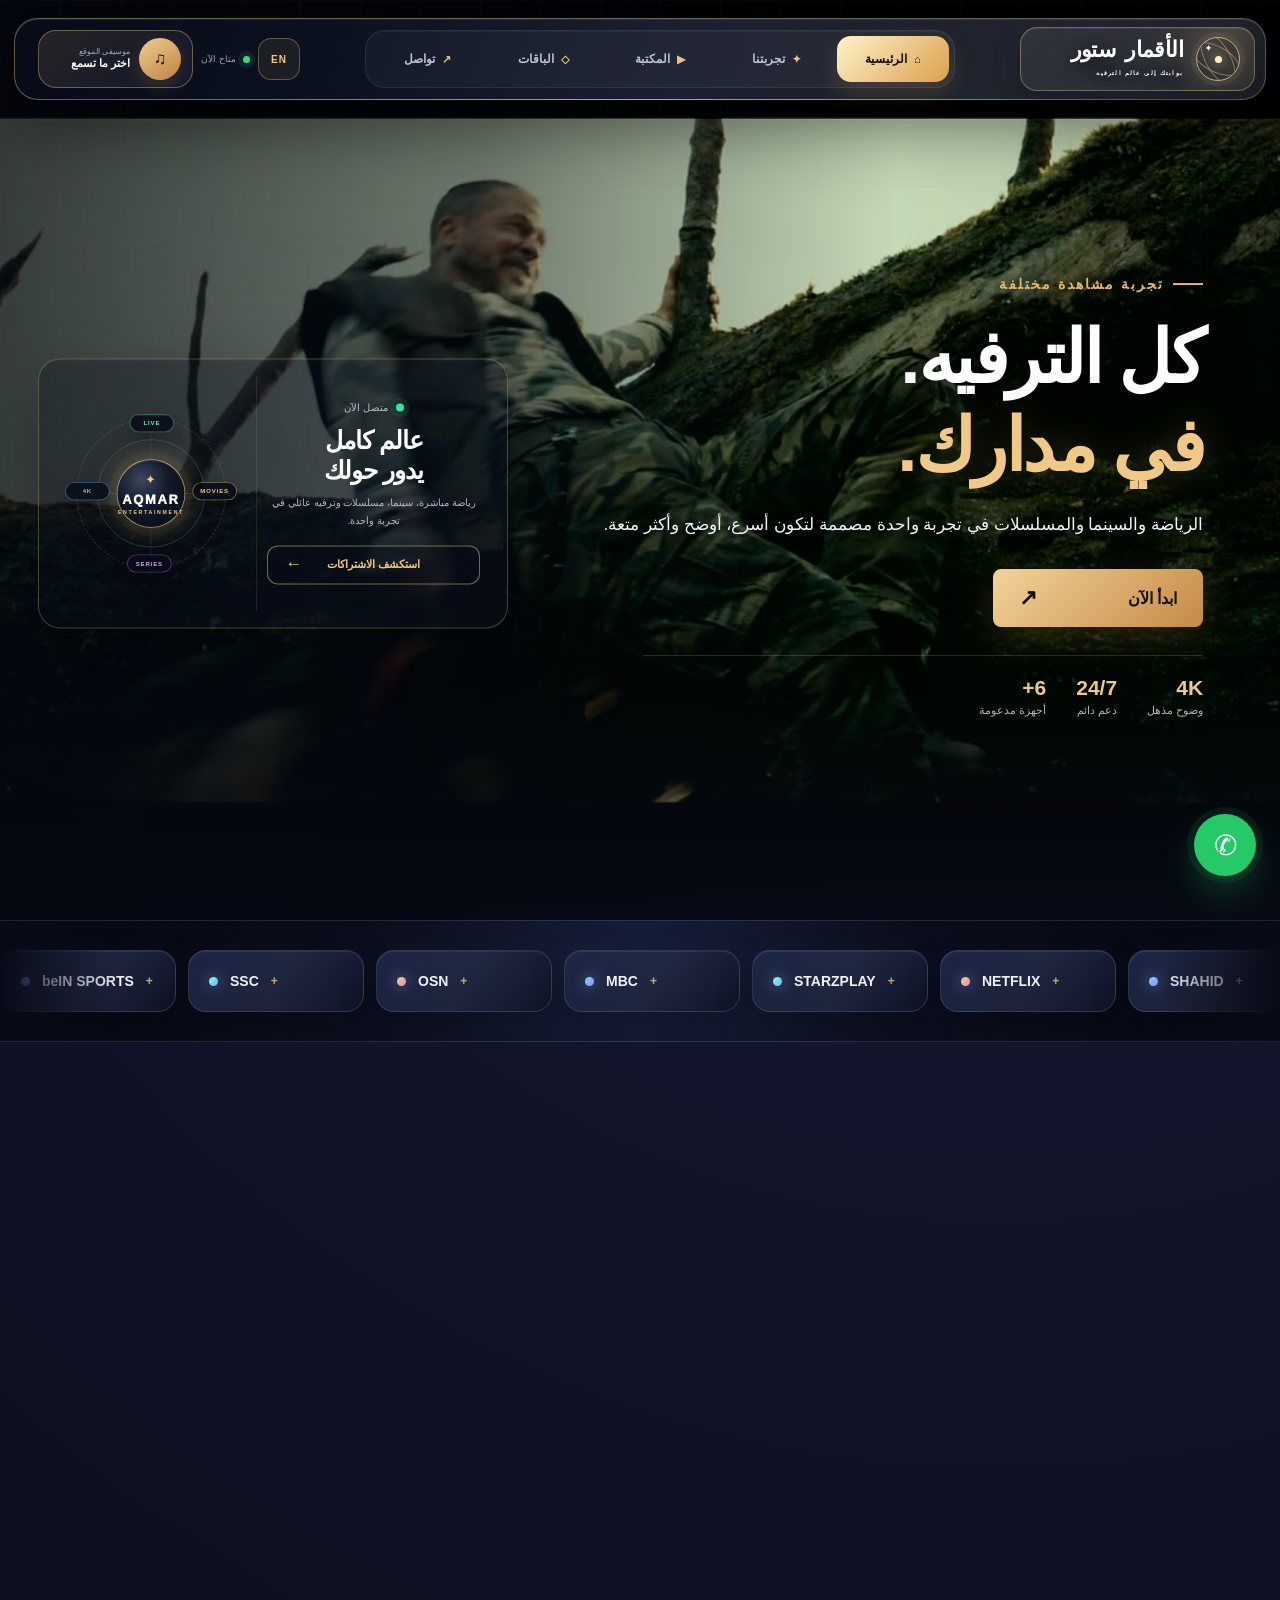
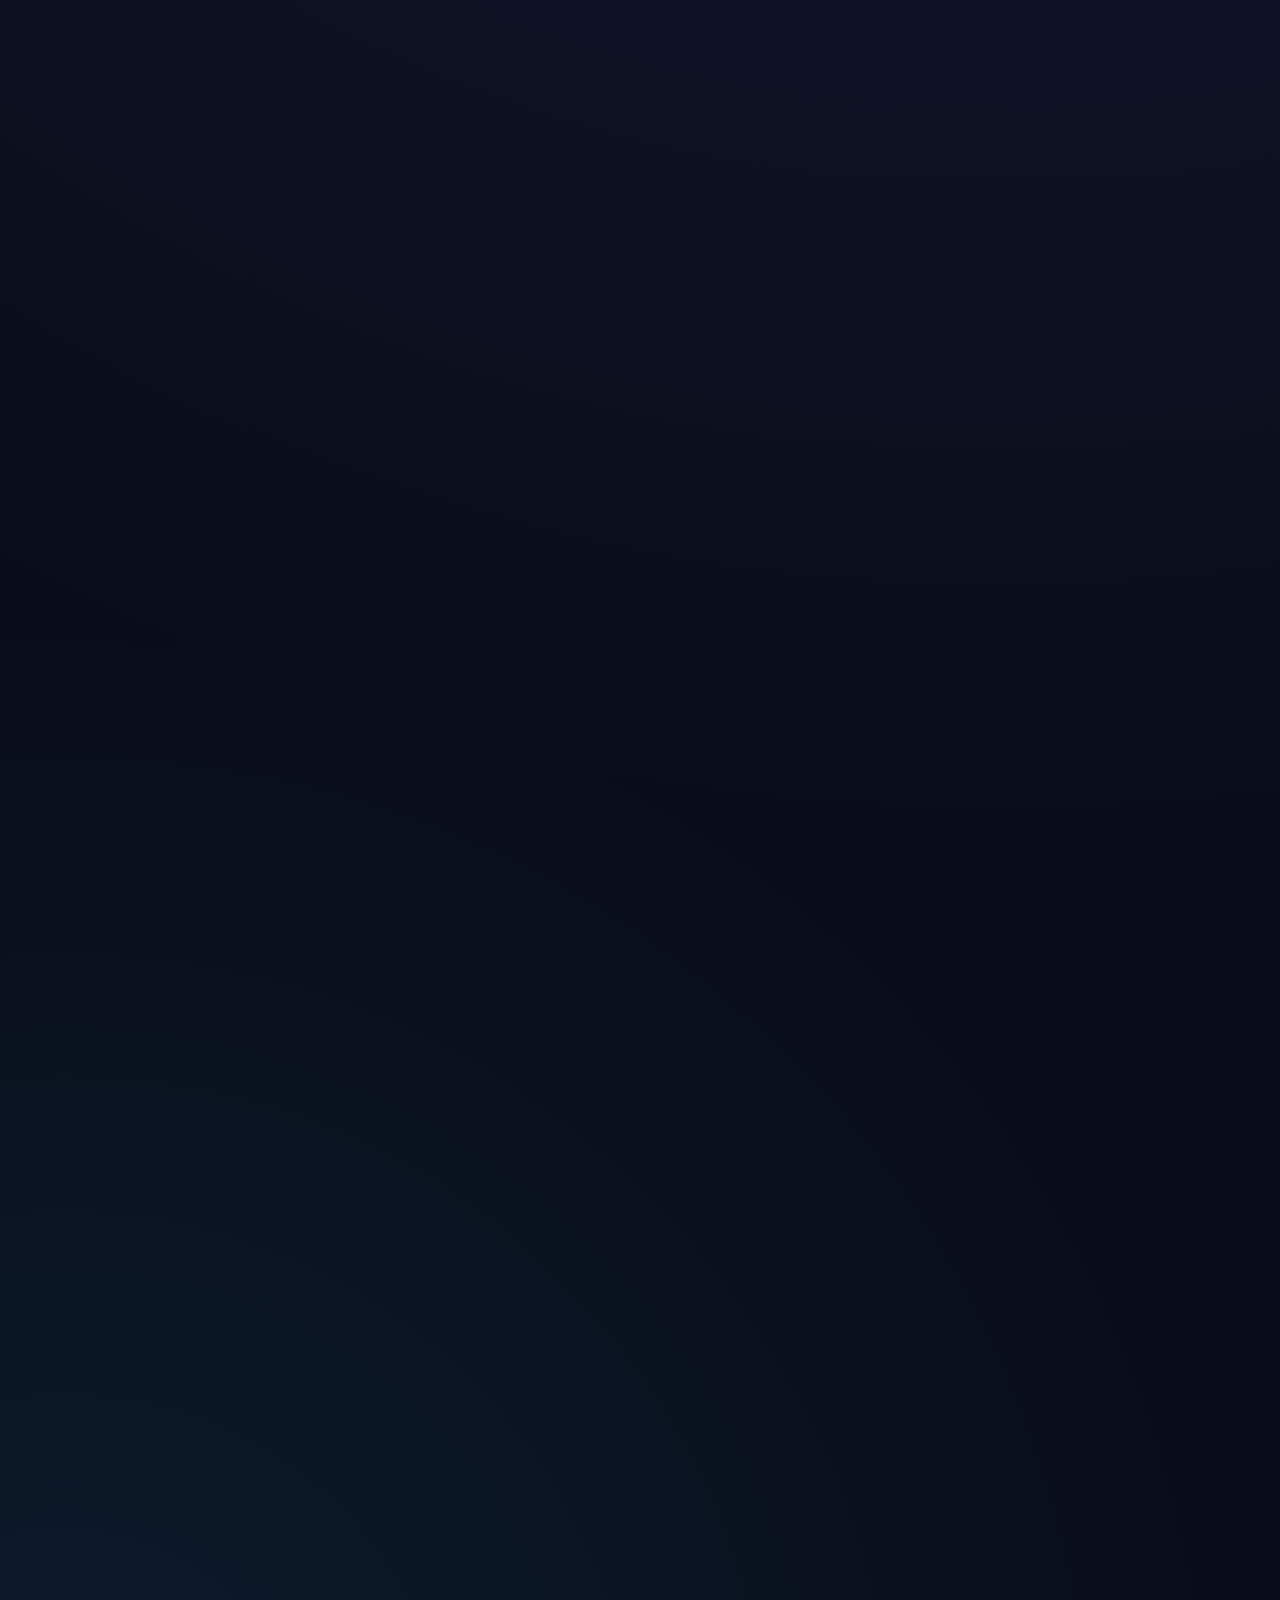
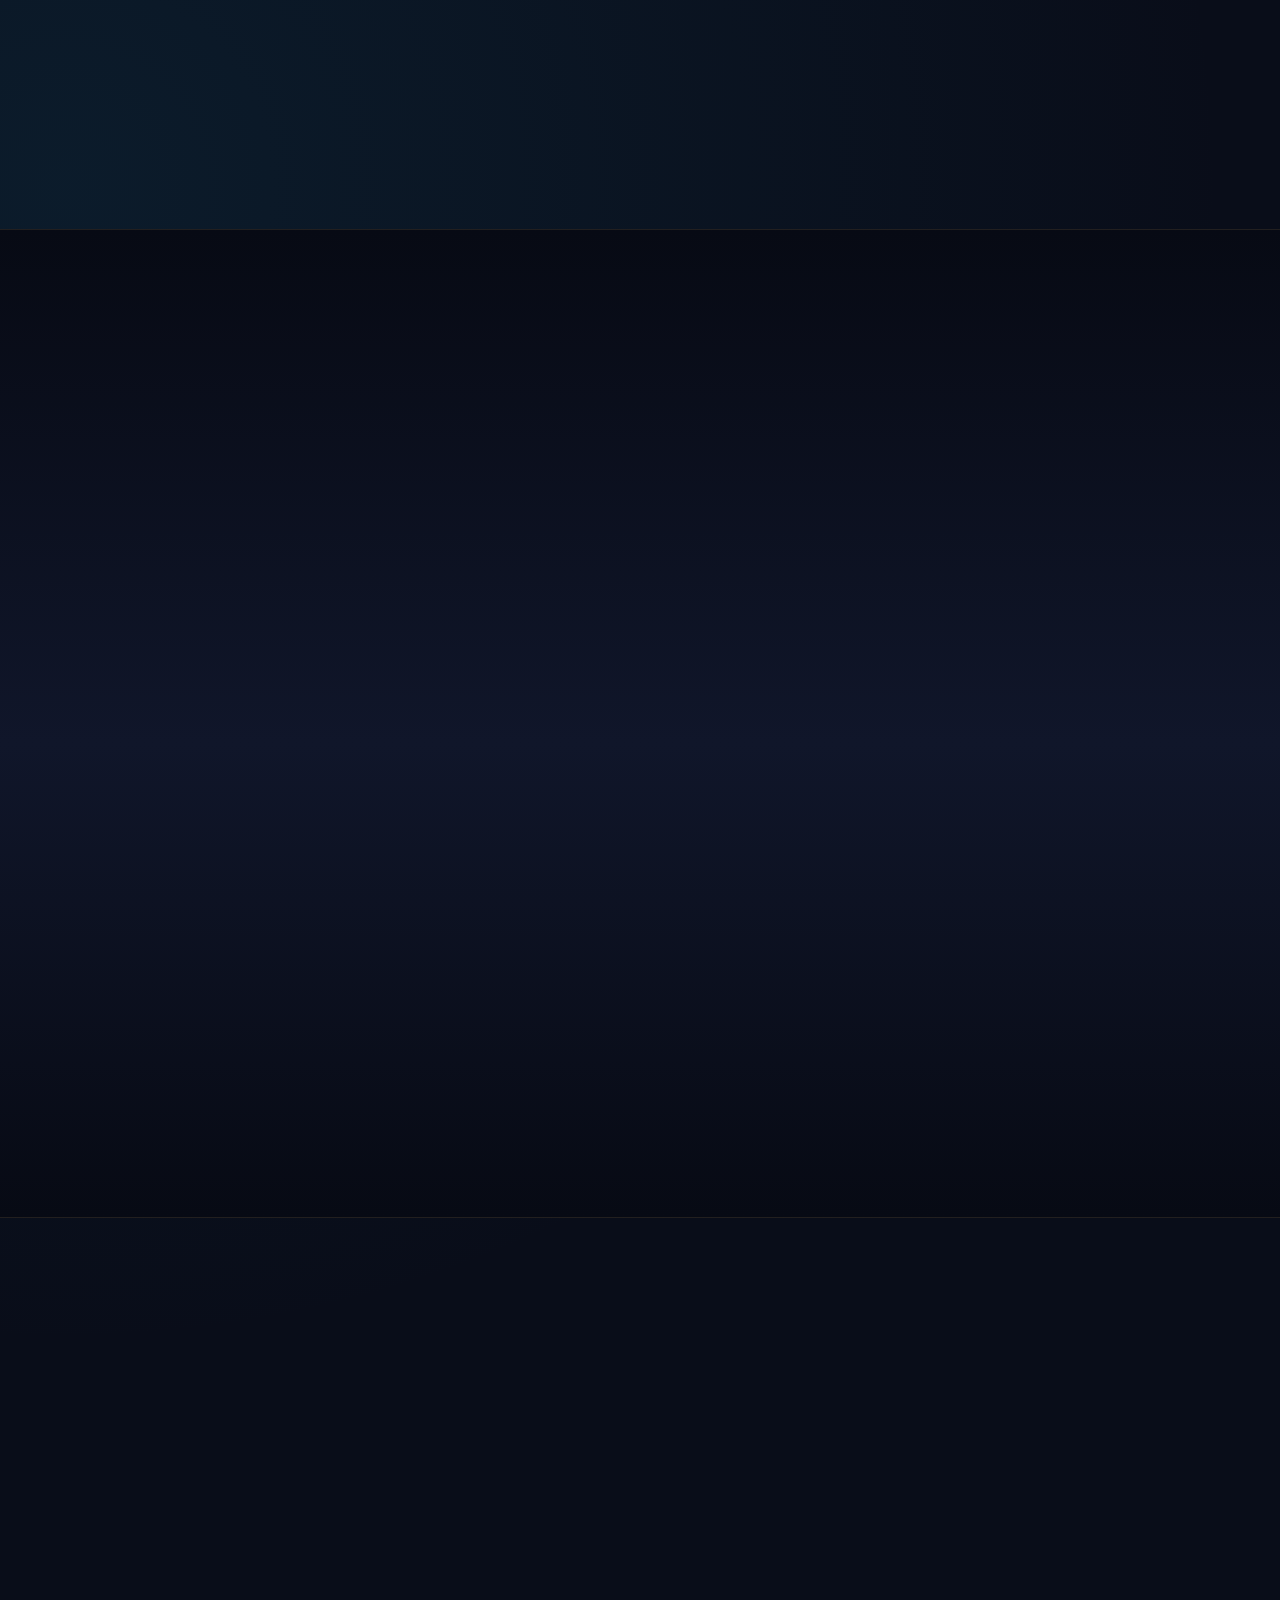
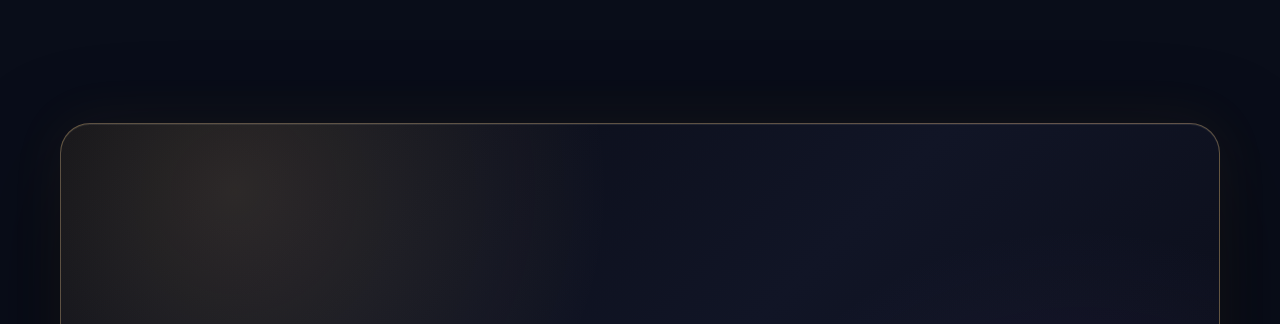
<file: index.html>
<!doctype html>
<html lang="ar" dir="rtl">
<head>
  <meta charset="utf-8">
  <meta name="viewport" content="width=device-width,initial-scale=1">
  <meta name="theme-color" content="#090d19">
  <meta name="description" content="الأقمار ستور — بوابتك إلى عالم الترفيه، رياضة وسينما ومسلسلات بجودة عالية على جميع أجهزتك.">
  <title>الأقمار ستور | بوابتك إلى عالم الترفيه</title>
  <link rel="icon" href="favicon.svg" type="image/svg+xml">
  <link rel="stylesheet" href="css/globals.css">
  <link rel="stylesheet" href="css/contact.css">
  <link rel="stylesheet" href="css/polish.css">
  <script src="js/site.js" defer></script>
</head>
<body>
<main dir="rtl">
  <audio id="site-audio" loop preload="none" src="assets/music-cinema.mp3"></audio>

  <nav class="nav-shell">
    <a class="brand brand-modern aqmar-brand" href="#top">
      <span class="aqmar-mark" aria-hidden="true"><i></i><b>✦</b></span>
      <span class="aqmar-brand-copy"><span class="brand-words"><b>الأقمار</b><strong>ستور</strong></span><small>بوابتك إلى عالم الترفيه</small></span>
    </a>
    <div class="nav-links">
      <a href="#top"><i>⌂</i><span>الرئيسية</span></a>
      <a href="#services"><i>✦</i><span>تجربتنا</span></a>
      <a href="#movies"><i>▶</i><span>المكتبة</span></a>
      <a href="#plans"><i>◇</i><span>الباقات</span></a>
      <a href="#contact"><i>↗</i><span>تواصل</span></a>
    </div>
    <div class="nav-actions">
      <a class="lang-switch" href="en/" aria-label="English version">EN</a>
      <span class="available"><i></i>متاح الآن</span>
      <button class="music music-menu-toggle" type="button" aria-label="اختيار موسيقى الموقع" aria-expanded="false">
        <span class="music-icon">♫</span><span><small>موسيقى الموقع</small><b data-current-track>اختر ما تسمع</b></span>
      </button>
      <div class="music-picker" aria-hidden="true">
        <div class="music-picker-head"><span>♪</span><div><small>مشغل الأقمار</small><b>اختر موسيقاك</b></div></div>
        <button class="music-track active" type="button" data-src="assets/music-cinema.mp3" data-name="موسيقى السينما"><i>01</i><span><b>موسيقى السينما</b><small>الموسيقى الأصلية الهادئة</small></span><em>▶</em></button>
        <button class="music-track" type="button" data-src="assets/music-reel.mp3" data-name="موسيقى الحماس"><i>02</i><span><b>موسيقى الحماس</b><small>الموسيقى الجديدة التي اخترتها</small></span><em>▶</em></button>
        <button class="music-play-toggle" type="button"><span>▶</span><b>تشغيل الموسيقى المختارة</b></button>
      </div>
    </div>
    <button class="menu-button" type="button" aria-label="فتح القائمة" aria-expanded="false">☰</button>
  </nav>

  <section class="hero video-hero" id="top">
    <video class="hero-video" muted loop playsinline webkit-playsinline preload="none" poster="assets/video/hero-poster.jpg" data-desktop-src="assets/video/hero-cinema.mp4" data-mobile-src="assets/video/hero-cinema-mobile.mp4"></video>
    <div class="hero-shade"></div>
    <div class="hero-copy">
      <div class="eyebrow"><i></i>تجربة مشاهدة مختلفة</div>
      <div class="hero-signature aqmar-signature"><i class="signature-moon">✦</i><span>الأقمار</span><b>ستور</b><em>AQMAR STORE</em></div>
      <h1>كل الترفيه.<br><em>في مدارك.</em></h1>
      <p>الرياضة والسينما والمسلسلات في تجربة واحدة مصممة لتكون أسرع، أوضح وأكثر متعة.</p>
      <div class="hero-actions single-action"><a class="primary" href="https://wa.me/9647889727866?text=%D9%85%D8%B1%D8%AD%D8%A8%D8%A7%D9%8B%D8%8C%20%D8%A3%D8%B1%D9%8A%D8%AF%20%D9%85%D8%B9%D8%B1%D9%81%D8%A9%20%D8%AA%D9%81%D8%A7%D8%B5%D9%8A%D9%84%20%D8%A7%D8%B4%D8%AA%D8%B1%D8%A7%D9%83%D8%A7%D8%AA%20%D8%A7%D9%84%D8%A3%D9%82%D9%85%D8%A7%D8%B1%20%D8%B3%D8%AA%D9%88%D8%B1">ابدأ الآن <span>↗</span></a></div>
      <div class="trust"><span><b>4K</b>وضوح مذهل</span><span><b>24/7</b>دعم دائم</span><span><b>6+</b>أجهزة مدعومة</span></div>
    </div>
    <div class="entertainment-orbit" aria-label="عالم الأقمار الترفيهي">
      <div class="orbit-rings"><i></i><i></i><i></i><span class="orbit-core"><b>AQMAR</b><small>ENTERTAINMENT</small></span><span class="orbit-node node-live">LIVE</span><span class="orbit-node node-movie">MOVIES</span><span class="orbit-node node-series">SERIES</span><span class="orbit-node node-4k">4K</span></div>
      <div class="orbit-caption"><span><i></i>متصل الآن</span><h3>عالم كامل<br>يدور حولك</h3><p>رياضة مباشرة، سينما، مسلسلات وترفيه عائلي في تجربة واحدة.</p><a href="#plans">استكشف الاشتراكات <b>←</b></a></div>
    </div>
    <aside class="hero-feature"><div><small>اختيار الأقمار ستور</small><h3>قصة جديدة تبدأ هنا</h3><p>مقطع سينمائي مختار بعناية للواجهة.</p></div><b>PLAYING</b></aside>
  </section>

  <section class="channel-band" aria-label="القنوات والمنصات">
    <div class="channel-track" data-duplicate>
      <span><i></i>beIN SPORTS<b>+</b></span><span><i></i>SSC<b>+</b></span><span><i></i>OSN<b>+</b></span>
      <span><i></i>MBC<b>+</b></span><span><i></i>STARZPLAY<b>+</b></span><span><i></i>NETFLIX<b>+</b></span>
      <span><i></i>SHAHID<b>+</b></span><span><i></i>DISNEY+<b>+</b></span><span><i></i>AD SPORTS<b>+</b></span>
    </div>
  </section>

  <section class="section" id="services">
    <div class="section-head"><div><span class="kicker">تجربة متكاملة</span><h2>كل عالمك الترفيهي هنا</h2></div><p>خمس تجارب منتقاة بعناية لتمنحك وصولًا أسرع ومشاهدة أجمل كل يوم.</p></div>
    <div class="bento">
      <article class="service-card service-1"><span class="card-glimmer"></span><i>◈</i><h3>البث الرياضي</h3><p>مبارياتك الكبرى ببث ثابت وتجربة فائقة الوضوح.</p></article>
      <article class="service-card service-2"><span class="card-glimmer"></span><i>✦</i><h3>أحدث الأفلام</h3><p>اختيارات سينمائية جديدة تضيف المتعة إلى كل ليلة.</p></article>
      <article class="service-card service-3"><span class="card-glimmer"></span><i>▣</i><h3>مكتبة المسلسلات</h3><p>مواسم وحكايات متجددة مرتبة لتصل إليها بسهولة.</p></article>
      <article class="service-card service-4"><span class="card-glimmer"></span><i>☾</i><h3>ترفيه العائلة</h3><p>عالم ممتع وآمن يجمع الأطفال والأنمي والمغامرة.</p></article>
      <article class="service-card service-5"><span class="card-glimmer"></span><i>⚡</i><h3>وصول فوري</h3><p>اشتراكك جاهز خلال دقائق مع مساعدة حقيقية.</p></article>
    </div>
  </section>

  <section class="movie-section" id="movies">
    <div class="section movie-title"><div><span class="kicker light">مختارات الأقمار ستور</span><h2>مختارات سينمائية</h2></div><p>مجموعة منتقاة من أفلام الأكشن والدراما والرعب تتحرك بهدوء — مرّر عليها لتتوقف.</p></div>
    <div class="movie-rail"><div class="movie-track" data-duplicate>
      <article class="movie-card"><div class="image-wrap"><img src="assets/posters/movie-01.webp" alt="Lift" loading="lazy" decoding="async" fetchpriority="low"><span>NETFLIX</span></div><h3>Lift</h3><p>سرقة جوية وكوميديا أكشن</p></article>
      <article class="movie-card"><div class="image-wrap"><img src="assets/posters/movie-02.webp" alt="Thanksgiving" loading="lazy" decoding="async" fetchpriority="low"><span>HORROR</span></div><h3>Thanksgiving</h3><p>رعب وغموض في ليلة عيد</p></article>
      <article class="movie-card"><div class="image-wrap"><img src="assets/posters/movie-03.webp" alt="The Bricklayer" loading="lazy" decoding="async" fetchpriority="low"><span>ACTION</span></div><h3>The Bricklayer</h3><p>أكشن ومؤامرة خطيرة</p></article>
      <article class="movie-card"><div class="image-wrap"><img src="assets/posters/movie-04.webp" alt="Horizon" loading="lazy" decoding="async" fetchpriority="low"><span>EPIC</span></div><h3>Horizon</h3><p>ملحمة الغرب الأمريكي</p></article>
      <article class="movie-card"><div class="image-wrap"><img src="assets/posters/movie-05.webp" alt="Scream VI" loading="lazy" decoding="async" fetchpriority="low"><span>SCREAM</span></div><h3>Scream VI</h3><p>الرعب يعود إلى المدينة</p></article>
      <article class="movie-card"><div class="image-wrap"><img src="assets/posters/movie-06.webp" alt="Winnie-the-Pooh" loading="lazy" decoding="async" fetchpriority="low"><span>HORROR</span></div><h3>Winnie-the-Pooh</h3><p>حكاية رعب غير متوقعة</p></article>
      <article class="movie-card"><div class="image-wrap"><img src="assets/posters/movie-07.webp" alt="Freelance" loading="lazy" decoding="async" fetchpriority="low"><span>ACTION</span></div><h3>Freelance</h3><p>مهمة خطرة بطابع كوميدي</p></article>
      <article class="movie-card"><div class="image-wrap"><img src="assets/posters/movie-08.webp" alt="Retribution" loading="lazy" decoding="async" fetchpriority="low"><span>THRILLER</span></div><h3>Retribution</h3><p>سباق ضد الوقت مع ليام نيسون</p></article>
      <article class="movie-card"><div class="image-wrap"><img src="assets/posters/movie-09.webp" alt="The Beekeeper" loading="lazy" decoding="async" fetchpriority="low"><span>SELECTED</span></div><h3>The Beekeeper</h3><p>أكشن وإثارة مع جيسون ستاثام</p></article>
      <article class="movie-card"><div class="image-wrap"><img src="assets/posters/movie-10.webp" alt="Ordinary Angels" loading="lazy" decoding="async" fetchpriority="low"><span>DRAMA</span></div><h3>Ordinary Angels</h3><p>دراما إنسانية ملهمة</p></article>
    </div></div>
  </section>

  <section class="section" id="plans">
    <div class="section-head plans-head"><div><span class="kicker">بوابة الاشتراكات</span><h2>اختر عالمك<br><em>وادخل المدار.</em></h2></div><p>سبعة اشتراكات مميزة، لكل واحد منها طابعه ولونه وتجربته الخاصة. اختر ما يناسبك واطلب التفاصيل مباشرة.</p></div>
    <div class="plan-grid aqmar-plans">
      <article class="plan-trial"><i class="plan-orbit"><b>01</b></i><span>جرّب أولاً</span><h3>تجربة المشاهدة</h3><div class="price"><b>1,000 د.ع / تجربة</b></div><ul><li>يخصم المبلغ عند الاشتراك</li><li>غير مسترد عند عدم الاشتراك</li><li>دعم مباشر للتجربة</li></ul><a href="https://wa.me/9647889727866">اطلب التجربة <b>←</b></a></article>
      <article><i class="plan-orbit"><b>02</b></i><span>عالم العائلة</span><h3>FAMILY 4K</h3><div class="price"><b>اشتراك مميز</b><small>التفاصيل عبر واتساب</small></div><ul><li>محتوى مناسب لكل أفراد العائلة</li><li>جودة مشاهدة فائقة الوضوح</li><li>تفعيل سريع ودعم مباشر</li></ul><a href="https://wa.me/9647889727866">اطلب التفاصيل <b>←</b></a></article>
      <article><i class="plan-orbit"><b>03</b></i><span>مشغل ذكي</span><h3>AMLIVE MEDIA PLAYER</h3><div class="price"><b>تشغيل متطور</b><small>التفاصيل عبر واتساب</small></div><ul><li>واجهة سهلة وسريعة</li><li>تشغيل ثابت على أجهزتك</li><li>مساعدة في الإعداد والتفعيل</li></ul><a href="https://wa.me/9647889727866">اطلب التفاصيل <b>←</b></a></article>
      <article class="featured"><i class="plan-orbit"><b>04</b></i><span>اختيار مميز</span><h3>DANA TV SNAP</h3><div class="price"><b>ترفيه متكامل</b><small>التفاصيل عبر واتساب</small></div><ul><li>قنوات وأفلام ومسلسلات</li><li>تنقل سلس وسرعة عالية</li><li>دعم متواصل بعد التفعيل</li></ul><a href="https://wa.me/9647889727866">اطلب التفاصيل <b>←</b></a></article>
      <article><i class="plan-orbit"><b>05</b></i><span>أداء احترافي</span><h3>KM 4K PRO</h3><div class="price"><b>وضوح استثنائي</b><small>التفاصيل عبر واتساب</small></div><ul><li>تجربة مشاهدة بدقة عالية</li><li>قنوات مباشرة متنوعة</li><li>متوافق مع أجهزة متعددة</li></ul><a href="https://wa.me/9647889727866">اطلب التفاصيل <b>←</b></a></article>
      <article><i class="plan-orbit"><b>06</b></i><span>الطابع الأحمر</span><h3>PAPLO RED</h3><div class="price"><b>محتوى متنوع</b><small>التفاصيل عبر واتساب</small></div><ul><li>هوية مميزة ومحتوى متنوع</li><li>أفلام ومسلسلات وبث مباشر</li><li>تفعيل سريع عبر واتساب</li></ul><a href="https://wa.me/9647889727866">اطلب التفاصيل <b>←</b></a></article>
      <article><i class="plan-orbit"><b>07</b></i><span>قوة التفاصيل</span><h3>BEST 4K</h3><div class="price"><b>أفضل تجربة 4K</b><small>التفاصيل عبر واتساب</small></div><ul><li>صورة واضحة وأداء ثابت</li><li>مكتبة ترفيهية متجددة</li><li>دعم جميع الشاشات الحديثة</li></ul><a href="https://wa.me/9647889727866">اطلب التفاصيل <b>←</b></a></article>
      <article><i class="plan-orbit"><b>08</b></i><span>حصري الأقمار</span><h3>AQMAR TV PRO</h3><div class="price"><b>تجربتنا الخاصة</b><small>التفاصيل عبر واتساب</small></div><ul><li>تجربة الأقمار ستور المميزة</li><li>رياضة وسينما وترفيه</li><li>دعم فني متواصل</li></ul><a href="https://wa.me/9647889727866">اطلب التفاصيل <b>←</b></a></article>
    </div>
  </section>

  <section class="section device-panel experience-panel">
    <i class="experience-light light-gold"></i><i class="experience-light light-violet"></i>
    <div class="experience-head"><span>تجربة الأقمار ستور</span><h2>ترفيهك<br><em>بلا حدود.</em></h2><p>كل ما تحبه من رياضة وسينما ومسلسلات، في تجربة واحدة سريعة وواضحة.</p></div>
    <div class="experience-side"><div class="experience-features">
      <article><b>4K</b><div><strong>صورة استثنائية</strong><small>تفاصيل أكثر ووضوح مذهل</small></div></article>
      <article><b>⚡</b><div><strong>تفعيل فوري</strong><small>اشتراكك جاهز خلال دقائق</small></div></article>
      <article><b>24/7</b><div><strong>دعم متواصل</strong><small>نحن معك في كل وقت</small></div></article>
    </div><a href="#plans"><span>اكتشف اشتراكات الأقمار ستور</span><b>←</b></a></div>
  </section>

  <section class="section contact contact-magic contact-centered" id="contact">
    <i class="contact-light light-one"></i><i class="contact-light light-two"></i>
    <div class="contact-content"><span class="contact-badge"><i></i>دعم مباشر الآن</span><h2>اشتراكك جاهز</h2><p>اختر اشتراكك، أرسل لنا على واتساب، واستمتع بالمشاهدة خلال دقائق.</p><div class="contact-steps"><span>اختر الاشتراك</span><span>أرسل لنا</span><span>ابدأ المشاهدة</span></div><a class="contact-main-action" href="https://wa.me/9647889727866"><span><small>واتساب الأقمار ستور</small><b>07889727866</b></span><strong>↗</strong></a><small class="contact-note">الرد سريع • الدعم متوفر طوال اليوم</small></div>
  </section>

  <footer>
    <a class="brand footer-brand brand-modern aqmar-brand" href="#top"><span class="aqmar-mark" aria-hidden="true"><i></i><b>✦</b></span><span class="aqmar-brand-copy"><span class="brand-words"><b>الأقمار</b><strong>ستور</strong></span><small>بوابتك إلى عالم الترفيه</small></span></a>
    <p>ترفيه بلا حدود، على جميع أجهزتك.</p>
    <div class="credit designer-credit"><small>تواصل مع الأقمار ستور</small><b>AQMAR STORE</b><a href="tel:+9647889727866">07889727866</a></div>
  </footer>
  <a class="whatsapp" href="https://wa.me/9647889727866" aria-label="واتساب">✆</a>
</main>
</body>
</html>
</file>
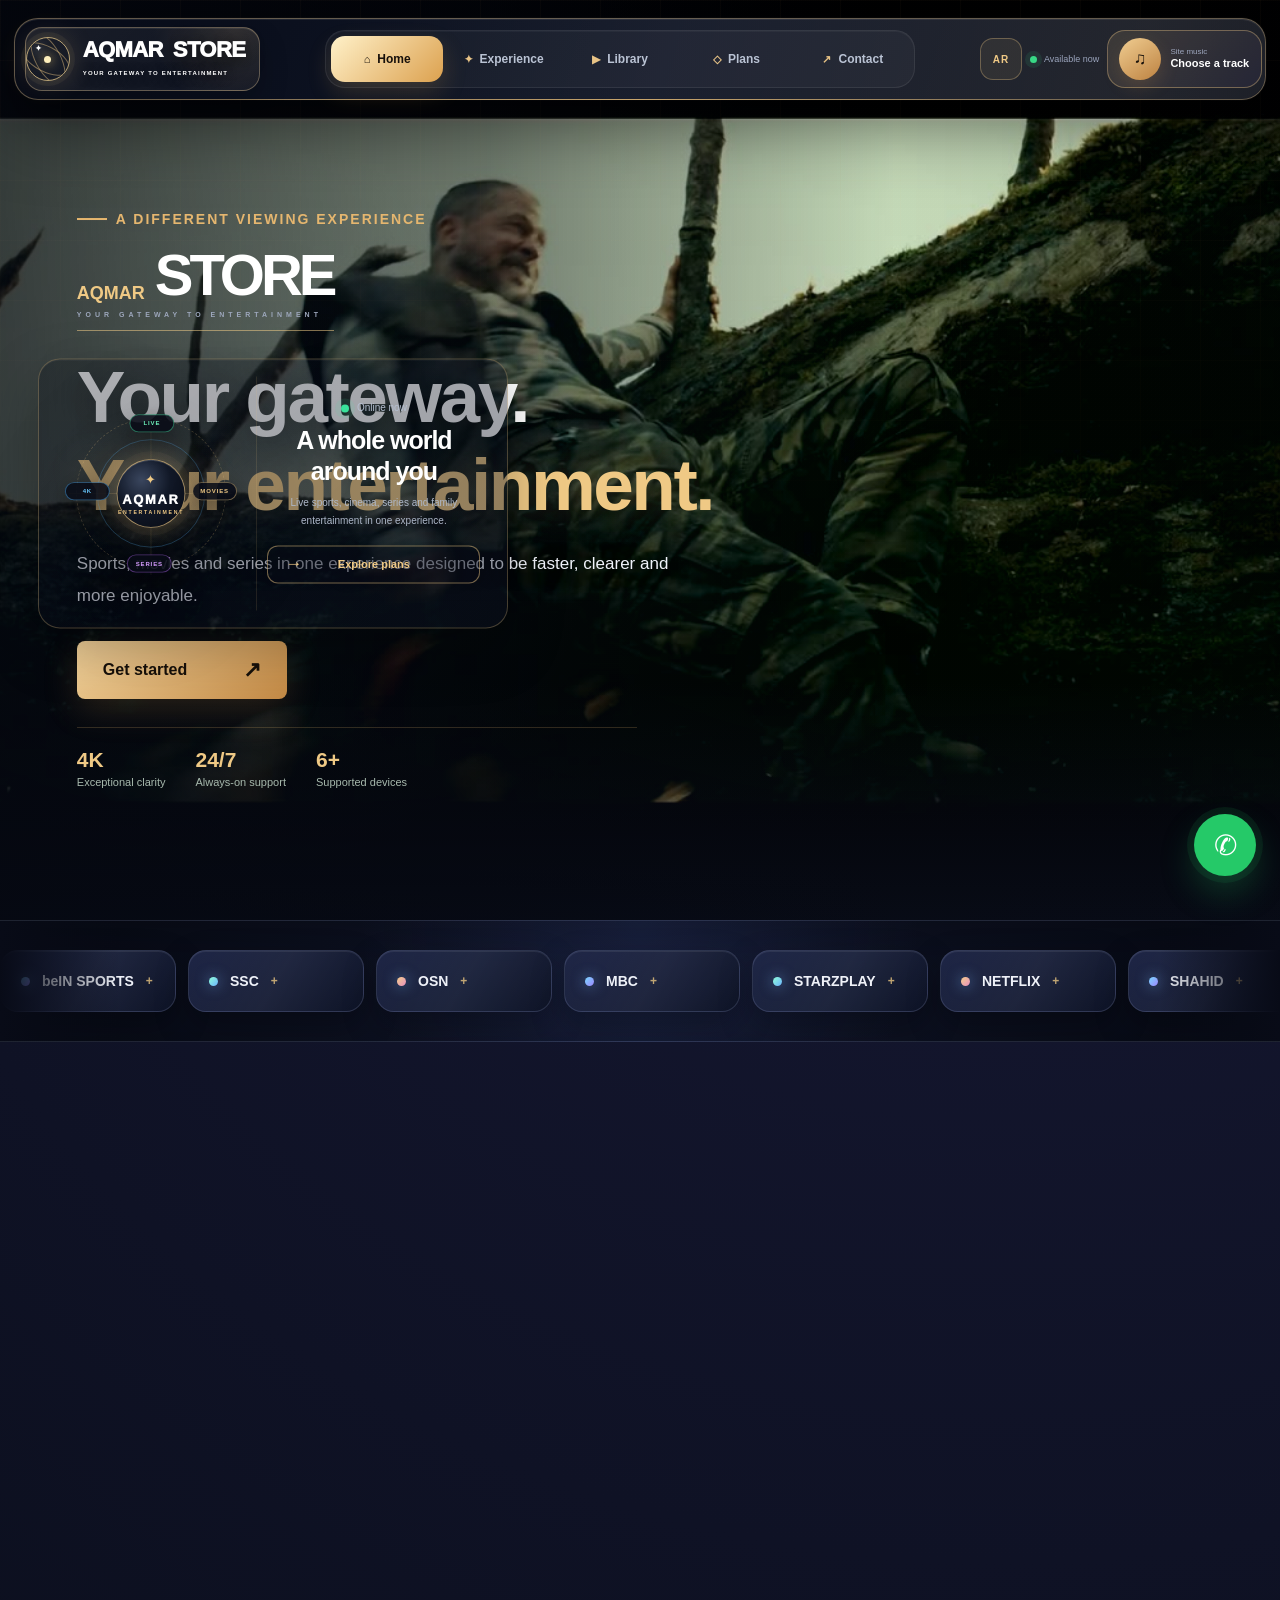
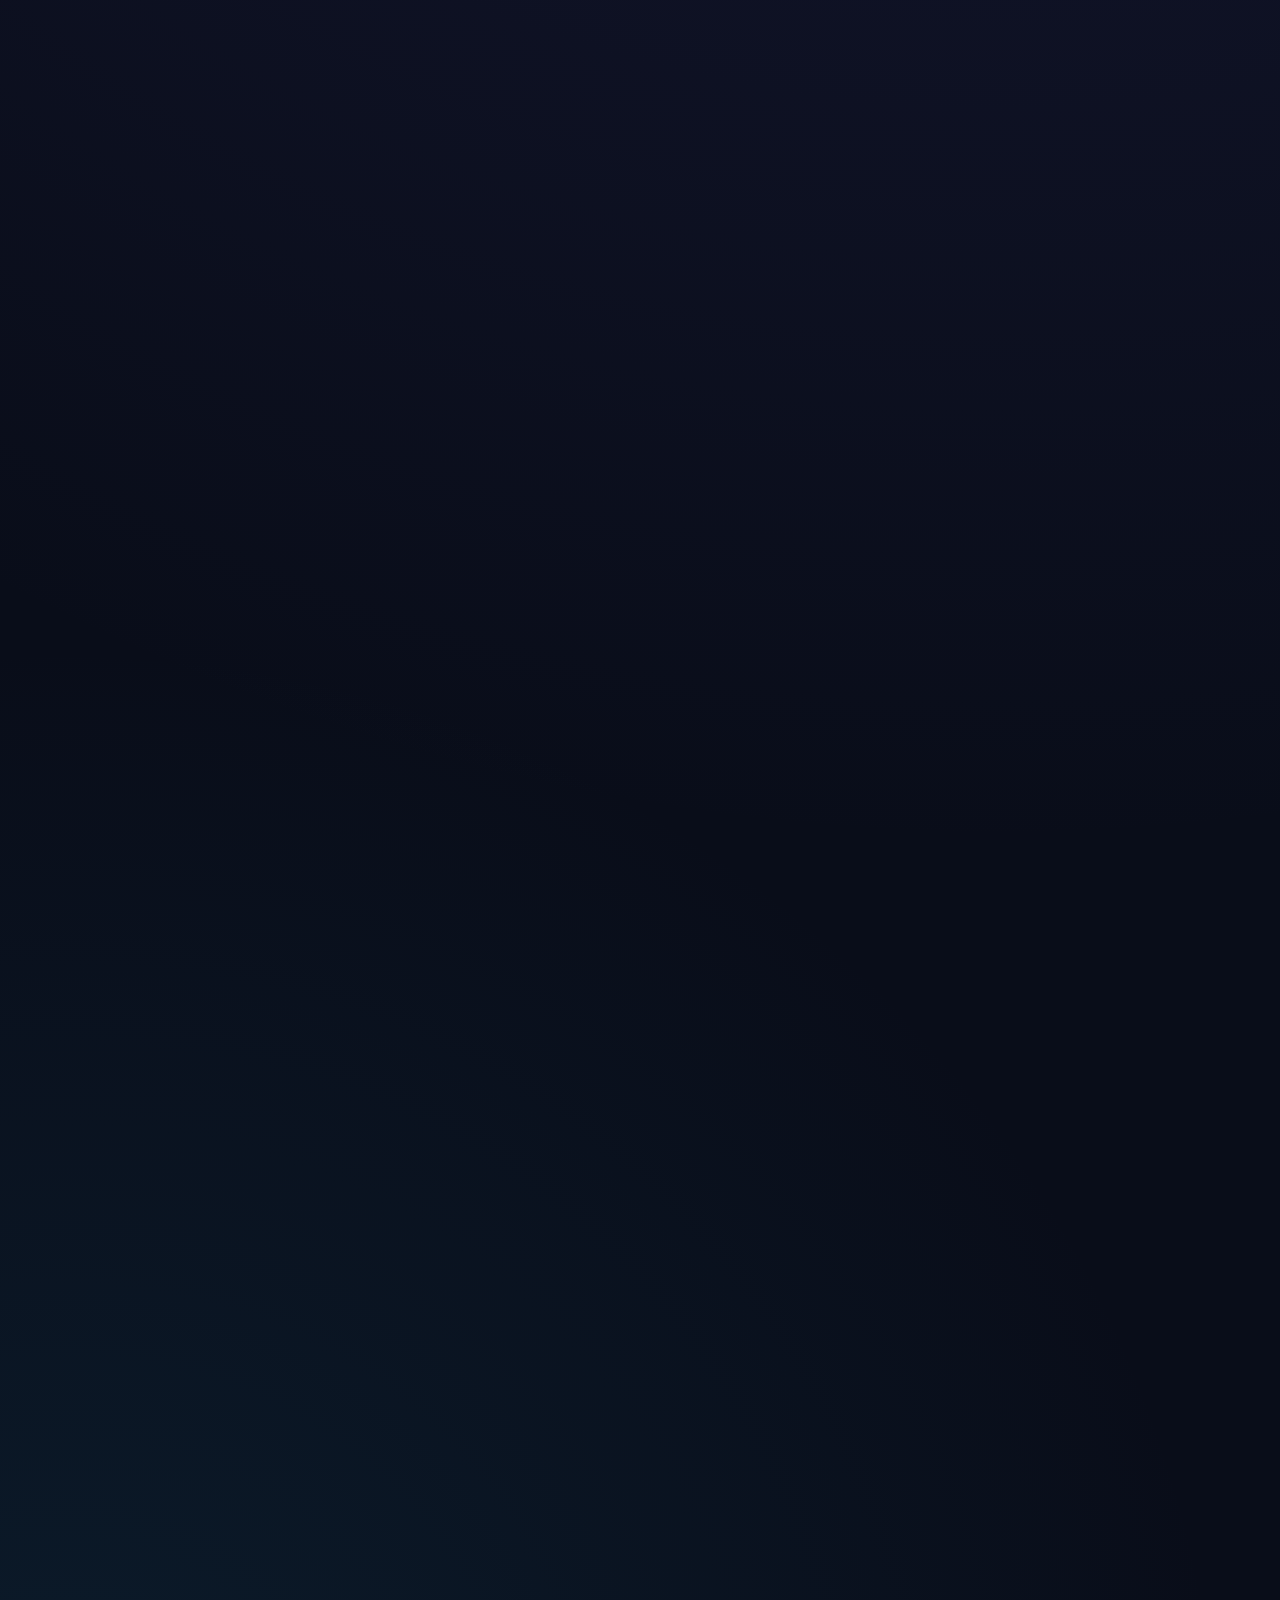
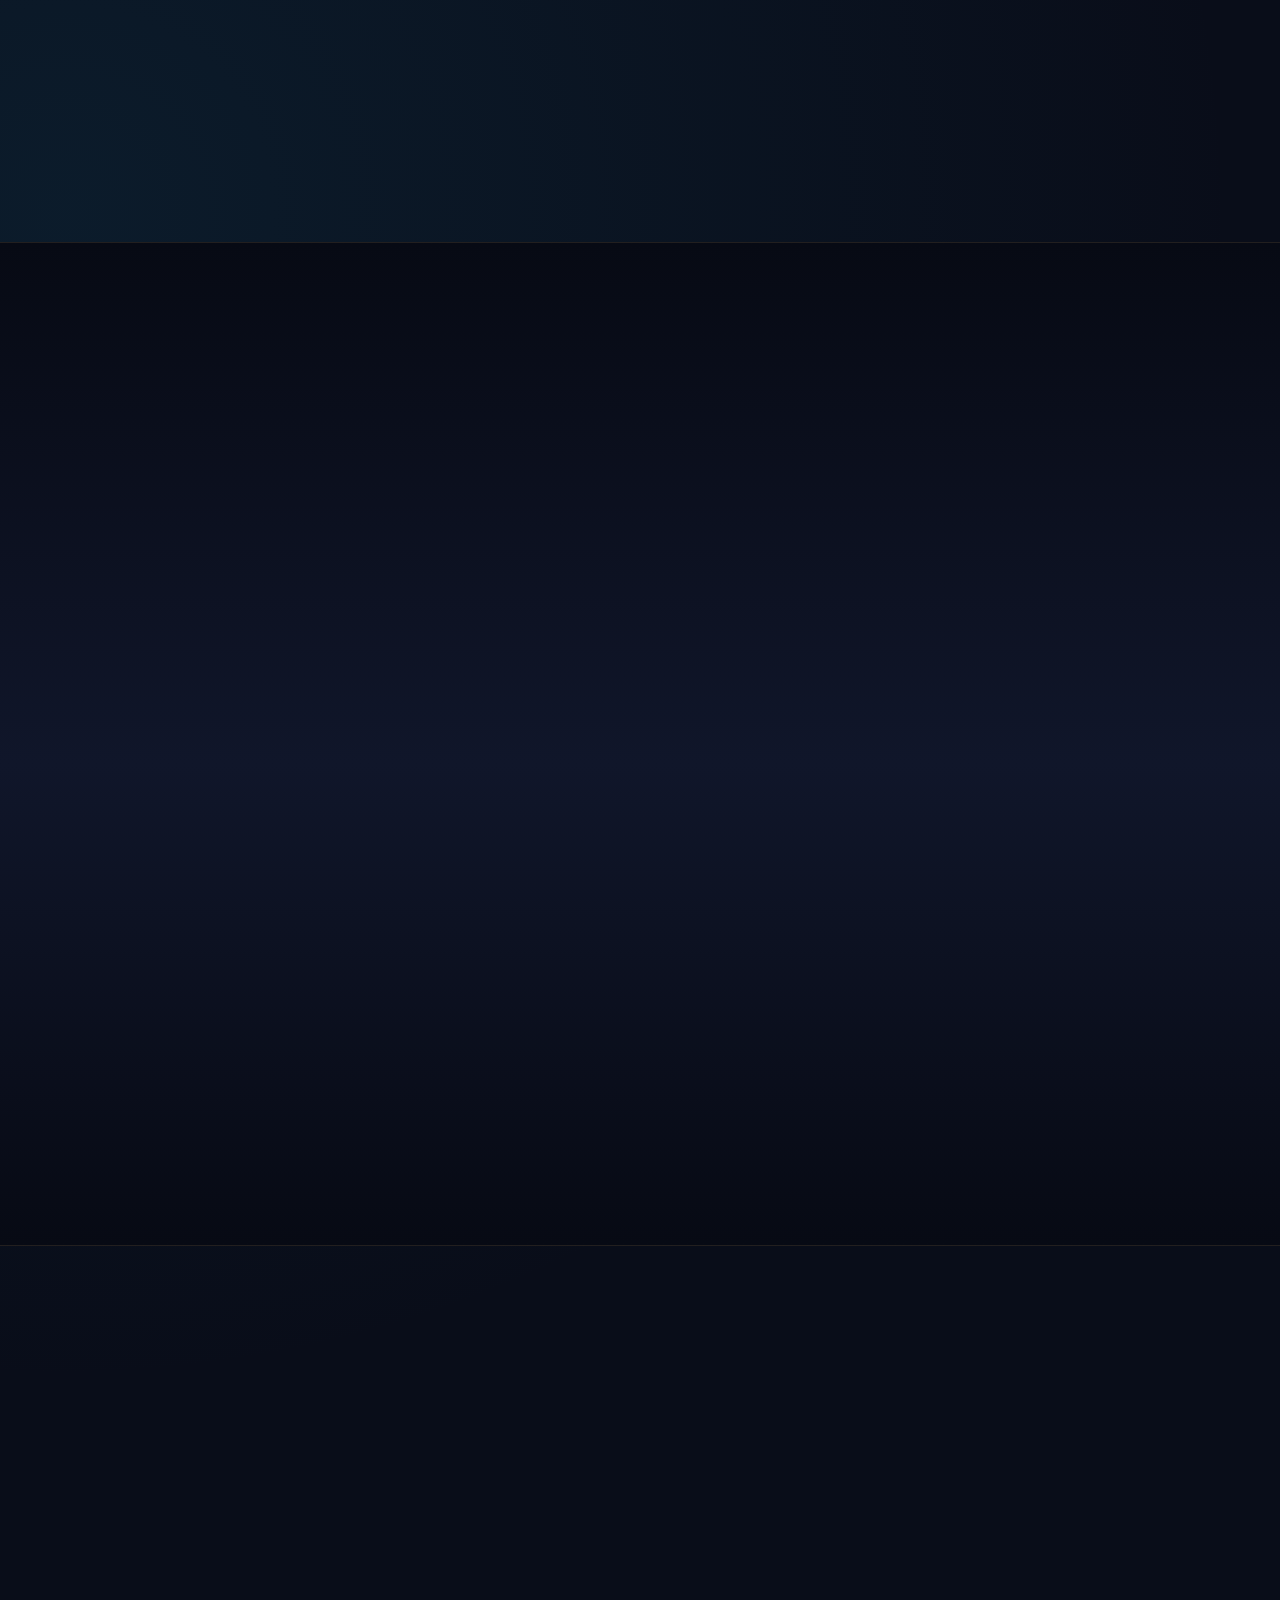
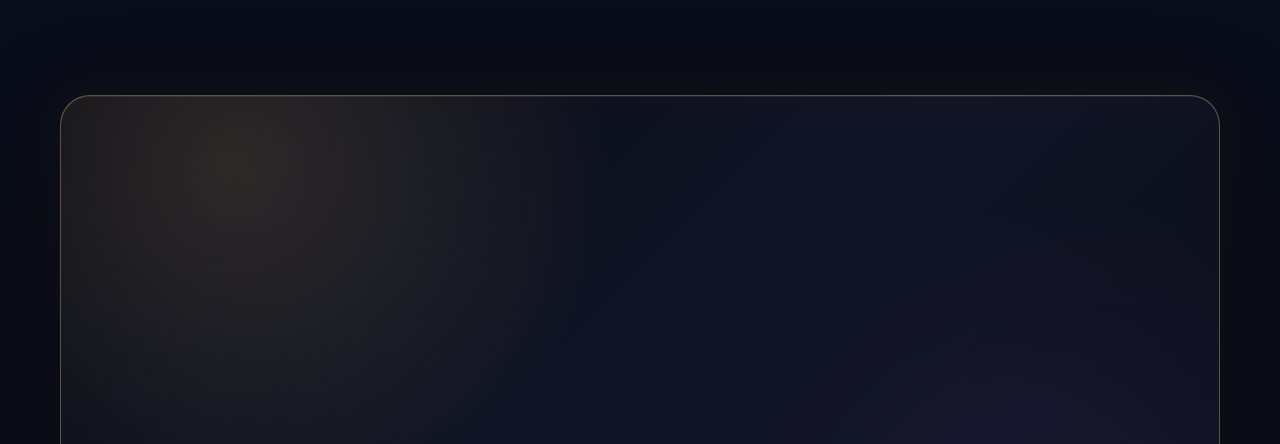
<file: en/index.html>
<!doctype html>
<html lang="en" dir="ltr">
<head>
  <meta charset="utf-8">
  <meta name="viewport" content="width=device-width,initial-scale=1">
  <meta name="theme-color" content="#090d19">
  <meta name="description" content="Aqmar Store — your gateway to entertainment, sports, cinema and series.">
  <title>Aqmar Store | Your Gateway to Entertainment</title>
  <link rel="icon" href="../favicon.svg" type="image/svg+xml">
  <link rel="stylesheet" href="../css/globals.css">
  <link rel="stylesheet" href="../css/contact.css">
  <link rel="stylesheet" href="../css/polish.css">
  <script src="../js/site.js" defer></script>
</head>
<body>
<main lang="en" dir="ltr" class="en-page">
  <audio id="site-audio" loop preload="none" src="../assets/music-cinema.mp3"></audio>
  <nav class="nav-shell">
    <a class="brand brand-modern aqmar-brand" href="#top"><span class="aqmar-mark" aria-hidden="true"><i></i><b>✦</b></span><span class="aqmar-brand-copy"><span class="brand-words"><b>AQMAR</b><strong>STORE</strong></span><small>YOUR GATEWAY TO ENTERTAINMENT</small></span></a>
    <div class="nav-links"><a href="#top"><i>⌂</i><span>Home</span></a><a href="#services"><i>✦</i><span>Experience</span></a><a href="#movies"><i>▶</i><span>Library</span></a><a href="#plans"><i>◇</i><span>Plans</span></a><a href="#contact"><i>↗</i><span>Contact</span></a></div>
    <div class="nav-actions"><a class="lang-switch" href="../" aria-label="النسخة العربية">AR</a><span class="available"><i></i>Available now</span><button class="music music-menu-toggle" type="button" aria-label="Choose site music" aria-expanded="false"><span class="music-icon">♫</span><span><small>Site music</small><b data-current-track>Choose a track</b></span></button><div class="music-picker" aria-hidden="true"><div class="music-picker-head"><span>♪</span><div><small>AQMAR PLAYER</small><b>Choose your music</b></div></div><button class="music-track active" type="button" data-src="../assets/music-cinema.mp3" data-name="Cinema music"><i>01</i><span><b>Cinema music</b><small>The original calm soundtrack</small></span><em>▶</em></button><button class="music-track" type="button" data-src="../assets/music-reel.mp3" data-name="Energy music"><i>02</i><span><b>Energy music</b><small>Your new soundtrack</small></span><em>▶</em></button><button class="music-play-toggle" type="button"><span>▶</span><b>Play selected music</b></button></div></div>
    <button class="menu-button" type="button" aria-label="Open menu" aria-expanded="false">☰</button>
  </nav>

  <section class="hero video-hero" id="top">
    <video class="hero-video" muted loop playsinline webkit-playsinline preload="none" poster="../assets/video/hero-poster.jpg" data-desktop-src="../assets/video/hero-cinema.mp4" data-mobile-src="../assets/video/hero-cinema-mobile.mp4"></video><div class="hero-shade"></div>
    <div class="hero-copy"><div class="eyebrow"><i></i>A different viewing experience</div><div class="hero-signature"><span>AQMAR</span><b>STORE</b><em>YOUR GATEWAY TO ENTERTAINMENT</em></div><h1>Your gateway.<br><em>Your entertainment.</em></h1><p>Sports, movies and series in one experience designed to be faster, clearer and more enjoyable.</p><div class="hero-actions single-action"><a class="primary" href="https://wa.me/9647889727866?text=Hello%2C%20I%20would%20like%20to%20know%20more%20about%20Aqmar%20Store%20subscriptions">Get started <span>↗</span></a></div><div class="trust"><span><b>4K</b>Exceptional clarity</span><span><b>24/7</b>Always-on support</span><span><b>6+</b>Supported devices</span></div></div><div class="entertainment-orbit" aria-label="Aqmar entertainment world"><div class="orbit-rings"><i></i><i></i><i></i><span class="orbit-core"><b>AQMAR</b><small>ENTERTAINMENT</small></span><span class="orbit-node node-live">LIVE</span><span class="orbit-node node-movie">MOVIES</span><span class="orbit-node node-series">SERIES</span><span class="orbit-node node-4k">4K</span></div><div class="orbit-caption"><span><i></i>Online now</span><h3>A whole world<br>around you</h3><p>Live sports, cinema, series and family entertainment in one experience.</p><a href="#plans">Explore plans <b>→</b></a></div></div>
    <aside class="hero-feature"><div><small>Aqmar Store pick</small><h3>A new story starts here</h3><p>A cinematic clip selected for the experience.</p></div><b>PLAYING</b></aside>
  </section>

  <section class="channel-band" aria-label="Channels and platforms"><div class="channel-track" data-duplicate><span><i></i>beIN SPORTS<b>+</b></span><span><i></i>SSC<b>+</b></span><span><i></i>OSN<b>+</b></span><span><i></i>MBC<b>+</b></span><span><i></i>STARZPLAY<b>+</b></span><span><i></i>NETFLIX<b>+</b></span><span><i></i>SHAHID<b>+</b></span><span><i></i>DISNEY+<b>+</b></span><span><i></i>AD SPORTS<b>+</b></span></div></section>

  <section class="section" id="services">
    <div class="section-head"><div><span class="kicker">A complete experience</span><h2>All your entertainment, right here</h2></div><p>Five carefully selected experiences for faster access and better viewing every day.</p></div>
    <div class="bento"><article class="service-card service-1"><span class="card-glimmer"></span><i>◈</i><h3>Live Sports</h3><p>Major matches with stable streaming and exceptional clarity.</p></article><article class="service-card service-2"><span class="card-glimmer"></span><i>✦</i><h3>New Movies</h3><p>Fresh cinematic picks for a better movie night.</p></article><article class="service-card service-3"><span class="card-glimmer"></span><i>▣</i><h3>Series Library</h3><p>Complete seasons and stories arranged for easy access.</p></article><article class="service-card service-4"><span class="card-glimmer"></span><i>☾</i><h3>Family Entertainment</h3><p>A safe, enjoyable world of kids content, anime and adventure.</p></article><article class="service-card service-5"><span class="card-glimmer"></span><i>⚡</i><h3>Instant Access</h3><p>Your subscription is ready within minutes with real support.</p></article></div>
  </section>

  <section class="movie-section" id="movies">
    <div class="section movie-title"><div><span class="kicker light">Selected by Aqmar Store</span><h2>Cinematic picks</h2></div><p>A curated mix of action, drama and horror moving gently across the screen — hover to pause.</p></div>
    <div class="movie-rail"><div class="movie-track" data-duplicate>
      <article class="movie-card"><div class="image-wrap"><img src="../assets/posters/movie-01.webp" alt="Lift" loading="lazy" decoding="async" fetchpriority="low"><span>NETFLIX</span></div><h3>Lift</h3><p>A high-altitude heist with a comic edge</p></article>
      <article class="movie-card"><div class="image-wrap"><img src="../assets/posters/movie-02.webp" alt="Thanksgiving" loading="lazy" decoding="async" fetchpriority="low"><span>HORROR</span></div><h3>Thanksgiving</h3><p>A dark mystery on a terrifying holiday</p></article>
      <article class="movie-card"><div class="image-wrap"><img src="../assets/posters/movie-03.webp" alt="The Bricklayer" loading="lazy" decoding="async" fetchpriority="low"><span>ACTION</span></div><h3>The Bricklayer</h3><p>An action thriller built around a dangerous conspiracy</p></article>
      <article class="movie-card"><div class="image-wrap"><img src="../assets/posters/movie-04.webp" alt="Horizon" loading="lazy" decoding="async" fetchpriority="low"><span>EPIC</span></div><h3>Horizon</h3><p>An epic story of the American West</p></article>
      <article class="movie-card"><div class="image-wrap"><img src="../assets/posters/movie-05.webp" alt="Scream VI" loading="lazy" decoding="async" fetchpriority="low"><span>SCREAM</span></div><h3>Scream VI</h3><p>The nightmare follows them into the city</p></article>
      <article class="movie-card"><div class="image-wrap"><img src="../assets/posters/movie-06.webp" alt="Winnie-the-Pooh" loading="lazy" decoding="async" fetchpriority="low"><span>HORROR</span></div><h3>Winnie-the-Pooh</h3><p>A familiar tale with a disturbing twist</p></article>
      <article class="movie-card"><div class="image-wrap"><img src="../assets/posters/movie-07.webp" alt="Freelance" loading="lazy" decoding="async" fetchpriority="low"><span>ACTION</span></div><h3>Freelance</h3><p>A risky mission with action and comedy</p></article>
      <article class="movie-card"><div class="image-wrap"><img src="../assets/posters/movie-08.webp" alt="Retribution" loading="lazy" decoding="async" fetchpriority="low"><span>THRILLER</span></div><h3>Retribution</h3><p>A race against time</p></article>
      <article class="movie-card"><div class="image-wrap"><img src="../assets/posters/movie-09.webp" alt="The Beekeeper" loading="lazy" decoding="async" fetchpriority="low"><span>SELECTED</span></div><h3>The Beekeeper</h3><p>Relentless action and high-stakes revenge</p></article>
      <article class="movie-card"><div class="image-wrap"><img src="../assets/posters/movie-10.webp" alt="Ordinary Angels" loading="lazy" decoding="async" fetchpriority="low"><span>DRAMA</span></div><h3>Ordinary Angels</h3><p>An uplifting human drama</p></article>
    </div></div>
  </section>

  <section class="section" id="plans"><div class="section-head"><div><span class="kicker">Choose your subscription</span><h2>More choice. Bigger entertainment.</h2></div><p>Seven distinctive subscriptions with instant activation and genuine support.</p></div><div class="plan-grid aqmar-plans"><article class="plan-trial"><span>TRIAL</span><h3>Start and explore</h3><div class="price"><b>IQD 1,000 / trial</b></div><ul><li>Deducted when you subscribe</li><li>Non-refundable without subscription</li><li>Direct trial support</li></ul><a href="https://wa.me/9647889727866">Request trial</a></article><article><span>FAMILY</span><h3>FAMILY 4K</h3><div class="price"><b>Ask for details</b></div><ul><li>Entertainment for the whole family</li><li>Ultra-clear viewing</li><li>Fast activation and support</li></ul><a href="https://wa.me/9647889727866">Subscribe</a></article><article><span>ADVANCED PLAYER</span><h3>AMLIVE MEDIA PLAYER</h3><div class="price"><b>Ask for details</b></div><ul><li>Fast and simple interface</li><li>Stable playback</li><li>Setup assistance</li></ul><a href="https://wa.me/9647889727866">Subscribe</a></article><article class="featured"><span>FEATURED</span><h3>DANA TV SNAP</h3><div class="price"><b>Ask for details</b></div><ul><li>Channels, movies and series</li><li>Smooth navigation</li><li>Continuous support</li></ul><a href="https://wa.me/9647889727866">Subscribe</a></article><article><span>PRO CLARITY</span><h3>KM 4K PRO</h3><div class="price"><b>Ask for details</b></div><ul><li>High-definition viewing</li><li>Diverse live channels</li><li>Multi-device support</li></ul><a href="https://wa.me/9647889727866">Subscribe</a></article><article><span>RED EXPERIENCE</span><h3>PAPLO RED</h3><div class="price"><b>Ask for details</b></div><ul><li>Diverse entertainment</li><li>Movies, series and live TV</li><li>Fast WhatsApp activation</li></ul><a href="https://wa.me/9647889727866">Subscribe</a></article><article><span>BEST OF 4K</span><h3>BEST 4K</h3><div class="price"><b>Ask for details</b></div><ul><li>Clear picture and stable performance</li><li>Fresh entertainment library</li><li>Modern screen support</li></ul><a href="https://wa.me/9647889727866">Subscribe</a></article><article><span>AQMAR EXCLUSIVE</span><h3>AQMAR TV PRO</h3><div class="price"><b>Ask for details</b></div><ul><li>Aqmar Store experience</li><li>Sports, cinema and entertainment</li><li>Continuous support</li></ul><a href="https://wa.me/9647889727866">Subscribe</a></article></div></section>

  <section class="section device-panel experience-panel"><i class="experience-light light-gold"></i><i class="experience-light light-violet"></i><div class="experience-head"><span>AQMAR STORE EXPERIENCE</span><h2>Entertainment<br><em>without limits.</em></h2><p>Everything you love—from sports and movies to series—in one fast, clear experience.</p></div><div class="experience-side"><div class="experience-features"><article><b>4K</b><div><strong>Exceptional picture</strong><small>More detail and remarkable clarity</small></div></article><article><b>⚡</b><div><strong>Instant activation</strong><small>Ready within minutes</small></div></article><article><b>24/7</b><div><strong>Continuous support</strong><small>We are here whenever you need us</small></div></article></div><a href="#plans"><span>Explore Aqmar subscriptions</span><b>→</b></a></div></section>

  <section class="section contact contact-magic contact-centered" id="contact"><i class="contact-light light-one"></i><i class="contact-light light-two"></i><div class="contact-content"><span class="contact-badge"><i></i>Direct support now</span><h2>Your subscription is ready</h2><p>Choose your subscription, message us on WhatsApp, and start watching within minutes.</p><div class="contact-steps"><span>Choose</span><span>Message us</span><span>Start watching</span></div><a class="contact-main-action" href="https://wa.me/9647889727866"><span><small>Aqmar Store on WhatsApp</small><b>07889727866</b></span><strong>↗</strong></a><small class="contact-note">Fast response • Support available all day</small></div></section>

  <footer><a class="brand footer-brand brand-modern aqmar-brand" href="#top"><span class="aqmar-mark" aria-hidden="true"><i></i><b>✦</b></span><span class="aqmar-brand-copy"><span class="brand-words"><b>AQMAR</b><strong>STORE</strong></span><small>YOUR GATEWAY TO ENTERTAINMENT</small></span></a><p>Limitless entertainment across all your devices.</p><div class="credit designer-credit"><small>Contact Aqmar Store</small><b>AQMAR STORE</b><a href="tel:+9647889727866">07889727866</a></div></footer>
  <a class="whatsapp" href="https://wa.me/9647889727866" aria-label="WhatsApp">✆</a>
</main>
</body>
</html>
</file>
<file: css/globals.css>
:root{--ink:#07111f;--navy:#091827;--cream:#f4f0e8;--acid:#d7ff3f;--line:rgba(7,17,31,.14)}*{box-sizing:border-box}html{scroll-behavior:smooth}body{margin:0;background:var(--cream);color:var(--ink);font-family:Tahoma,"Segoe UI",Arial,sans-serif}a{text-decoration:none;color:inherit}button{font:inherit}main{overflow:hidden}.section{max-width:1240px;margin:auto;padding:110px 42px}
.nav-shell{position:fixed;z-index:100;top:20px;left:50%;transform:translateX(-50%);width:min(1180px,calc(100% - 32px));height:74px;padding:0 16px;border:1px solid #ffffff26;background:#07111fd9;backdrop-filter:blur(22px);border-radius:22px;display:flex;align-items:center;gap:34px;color:#fff;box-shadow:0 18px 50px #0004}.brand{display:flex;flex-direction:column;line-height:.8;min-width:120px}.brand span{font-size:28px;font-weight:900;letter-spacing:-2px;color:var(--acid)}.brand small{font:700 8px Arial;letter-spacing:3px;margin-top:9px;color:#fff}.nav-links{display:flex;gap:28px;margin:auto;font-size:14px;font-weight:700}.nav-links a{opacity:.72;transition:.2s}.nav-links a:hover{opacity:1;color:var(--acid)}.music{height:48px;border:1px solid #ffffff21;background:#ffffff14;color:#fff;border-radius:15px;padding:0 13px;display:flex;align-items:center;gap:9px;font-size:12px;cursor:pointer}.music-icon{width:27px;height:27px;border-radius:50%;display:grid;place-items:center;background:var(--acid);color:var(--ink);font:900 11px Arial}.music.playing .music-icon{box-shadow:0 0 0 7px #d7ff3f1a}.menu-button{display:none;background:none;border:0;color:#fff;font-size:24px}
.hero{min-height:900px;background:var(--navy);color:#fff;position:relative;display:grid;grid-template-columns:1fr 1fr;align-items:center;padding:150px max(5vw,42px) 90px}.hero-copy{max-width:650px;position:relative;z-index:3}.eyebrow,.kicker{display:flex;align-items:center;gap:9px;text-transform:uppercase;font-size:12px;font-weight:800;letter-spacing:2px}.eyebrow{color:var(--acid)}.eyebrow i{width:30px;height:2px;background:var(--acid)}.hero h1{font-size:clamp(68px,8vw,126px);line-height:.88;letter-spacing:-7px;margin:28px 0}.hero h1 em{font-style:normal;color:transparent;-webkit-text-stroke:1px #ffffff9e}.hero-copy>p{max-width:560px;font-size:19px;line-height:1.9;color:#b8c3ce}.hero-actions{display:flex;gap:13px;margin:35px 0}.primary,.secondary{height:58px;padding:0 24px;border-radius:17px;display:flex;align-items:center;gap:20px;font-weight:800}.primary{background:var(--acid);color:var(--ink)}.primary span{font-size:22px}.secondary{border:1px solid #fff3}.trust{display:flex;gap:30px;padding-top:26px;border-top:1px solid #ffffff1f}.trust span{font-size:11px;color:#91a0ad}.trust b{display:block;font-size:21px;color:#fff;margin-bottom:4px}.hero-visual{position:relative;height:630px;z-index:2}.poster-stack{position:absolute;inset:30px 0 70px}.poster{position:absolute;width:330px;aspect-ratio:2/3;object-fit:cover;border-radius:26px;box-shadow:0 35px 90px #0008;border:1px solid #fff3}.p1{right:2%;top:95px;transform:rotate(8deg);filter:saturate(.65)}.p2{left:0;top:80px;transform:rotate(-8deg);filter:saturate(.75)}.p3{left:50%;transform:translateX(-50%);top:0;z-index:3}.now-card{position:absolute;z-index:4;bottom:15px;left:50%;transform:translateX(-50%);width:410px;background:#fff;color:var(--ink);border-radius:20px;padding:16px;display:flex;align-items:center;gap:12px;box-shadow:0 20px 60px #0006}.now-card div{display:flex;flex-direction:column}.now-card small{color:#687484}.now-card strong{margin-right:auto;background:var(--ink);color:var(--acid);padding:9px;border-radius:10px}.live-dot{width:12px;height:12px;background:#f43f5e;border-radius:50%;box-shadow:0 0 0 7px #f43f5e24}.orb{position:absolute;border-radius:50%;opacity:.25}.orb.one{width:380px;height:380px;background:#3b82f6;left:-130px;top:50px}.orb.two{width:280px;height:280px;background:#baff00;right:43%;bottom:-150px}
.channel-band{height:92px;background:var(--acid);display:flex;align-items:center;overflow:hidden;direction:ltr}.channel-track{display:flex;gap:14px;width:max-content;animation:channels 28s linear infinite}.channel-track span{color:#fff;border-radius:14px;padding:15px 25px;font:900 15px Arial;white-space:nowrap;box-shadow:inset 0 -3px #0003}@keyframes channels{to{transform:translateX(-50%)}}
.section-head,.movie-title{display:flex;align-items:end;justify-content:space-between;gap:50px;margin-bottom:50px}.kicker{color:#64748b;margin-bottom:14px}.kicker.light{color:var(--acid)}.section h2,.movie-title h2{font-size:clamp(42px,5vw,72px);line-height:1.05;letter-spacing:-3px;margin:0}.section-head>p,.movie-title>p{max-width:410px;color:#64748b;line-height:1.8}.bento{display:grid;grid-template-columns:repeat(4,1fr);gap:15px}.bento article{min-height:280px;background:#fff;border:1px solid var(--line);border-radius:28px;padding:26px;position:relative;transition:.3s}.bento article:hover{transform:translateY(-8px);background:var(--acid)}.bento article.wide{grid-column:span 2}.bento article i{font-style:normal;font-size:45px}.bento h3{font-size:25px;margin:38px 0 8px}.bento p{color:#687484;line-height:1.7;margin:0}.service-num{position:absolute;left:22px;top:22px;font:800 12px Arial;color:#94a3b8}
.movie-section{background:#091827;color:#fff;padding:100px 0 110px}.movie-title{padding-top:0;padding-bottom:50px}.movie-title>p{color:#91a0ad}.movie-rail{overflow:hidden;direction:ltr}.movie-track{display:flex;width:max-content;gap:20px;animation:movies 65s linear infinite;padding:10px 20px}.movie-track:hover{animation-play-state:paused}@keyframes movies{from{transform:translateX(-50%)}to{transform:translateX(0)}}.movie-card{width:260px;direction:rtl}.image-wrap{height:390px;border-radius:22px;overflow:hidden;position:relative;background:#172534}.image-wrap:after{content:"";position:absolute;inset:0;background:linear-gradient(transparent 65%,#000b)}.image-wrap img{width:100%;height:100%;object-fit:cover;transition:.5s}.movie-card:hover img{transform:scale(1.06)}.image-wrap span{position:absolute;z-index:2;top:14px;right:14px;background:var(--acid);color:var(--ink);font:900 11px Arial;padding:8px 10px;border-radius:10px}.movie-card h3{font:700 17px Arial;margin:17px 0 5px}.movie-card p{color:#8fa0ae;margin:0;font-size:13px}
.plan-grid{display:grid;grid-template-columns:repeat(3,1fr);gap:16px}.plan-grid article{border:1px solid var(--line);border-radius:30px;padding:33px;background:#fff}.plan-grid article>span{font-size:12px;font-weight:900;color:#64748b}.plan-grid h3{font-size:28px;margin:22px 0}.price{padding:25px 0;border-block:1px solid var(--line)}.price b{font-size:35px}.plan-grid ul{list-style:none;padding:18px 0;margin:0;line-height:2.2;color:#52606e}.plan-grid li:before{content:"✓";color:#16a34a;margin-left:9px;font-weight:900}.plan-grid a{display:flex;justify-content:center;padding:16px;border-radius:14px;background:var(--ink);color:#fff;font-weight:800}.plan-grid .featured{background:var(--ink);color:#fff;transform:translateY(-18px);box-shadow:0 30px 60px #07111f33}.featured>span{color:var(--acid)!important}.featured ul{color:#b8c3ce}.featured a{background:var(--acid);color:var(--ink)}
.device-panel{max-width:1160px;padding:80px;background:#183153;color:#fff;border-radius:40px;display:grid;grid-template-columns:.8fr 1.2fr;align-items:center;gap:70px;margin-top:40px;margin-bottom:120px}.device-copy p{color:#b9c7d6;line-height:1.9}.device-tags{display:flex;flex-wrap:wrap;gap:8px;margin-top:28px}.device-tags span{border:1px solid #fff3;border-radius:99px;padding:9px 12px;font:700 9px Arial}.screen{border:9px solid #06101c;border-radius:18px;box-shadow:0 35px 70px #0006}.screen img{display:block;width:100%;aspect-ratio:16/10;object-fit:cover;border-radius:8px}.contact{margin-bottom:80px;background:var(--acid);border-radius:40px;display:grid;grid-template-columns:1.1fr .9fr;gap:100px;align-items:end}.contact p{line-height:1.8;color:#344112}.contact a{margin-top:25px;display:flex;justify-content:space-between;align-items:center;background:var(--ink);color:#fff;border-radius:17px;padding:20px 22px;font-weight:800}footer{background:var(--ink);color:#fff;padding:65px max(5vw,42px);display:grid;grid-template-columns:1fr 1fr;gap:25px;align-items:center}.footer-brand span{font-size:38px}footer>p{text-align:left;color:#93a0ad}.credit{grid-column:1/-1;padding-top:28px;border-top:1px solid #ffffff1f;color:#8f9aa6;font-size:13px}.credit b,.credit a{color:#fff}.whatsapp{position:fixed;z-index:90;bottom:24px;right:24px;width:62px;height:62px;border-radius:20px;background:#25d366;color:#fff;display:grid;place-items:center;font-size:28px;box-shadow:0 16px 35px #25d36659}
@media(max-width:900px){.nav-shell{top:10px;height:64px}.nav-links{display:none;position:absolute;top:72px;right:0;left:0;background:var(--ink);border-radius:18px;padding:20px;flex-direction:column}.nav-links.open{display:flex}.menu-button{display:block;margin-right:auto}.music span:last-child{display:none}.music{padding:8px}.hero{grid-template-columns:1fr;padding:120px 24px 70px;min-height:auto}.hero-copy{order:2}.hero-visual{height:520px;order:1}.poster{width:250px}.now-card{width:330px}.hero h1{letter-spacing:-4px}.trust{gap:16px}.section{padding:75px 22px}.section-head,.movie-title{align-items:start;flex-direction:column}.bento{grid-template-columns:1fr 1fr}.bento article.wide{grid-column:span 1}.plan-grid{grid-template-columns:1fr}.plan-grid .featured{transform:none}.device-panel{margin:20px 16px 80px;padding:45px 25px;grid-template-columns:1fr}.contact{margin:0 16px 70px;grid-template-columns:1fr;gap:20px}.movie-title{padding:0 22px 40px}footer{grid-template-columns:1fr}footer>p{text-align:right}}
@media(max-width:560px){.brand{min-width:90px}.brand span{font-size:24px}.hero-visual{height:430px}.poster{width:200px}.p1{right:-18%}.p2{left:-18%}.now-card{width:290px}.hero-actions{flex-direction:column}.primary,.secondary{justify-content:center}.trust{flex-wrap:wrap}.hero h1{font-size:58px}.bento{grid-template-columns:1fr}.bento article{min-height:220px}.movie-card{width:210px}.image-wrap{height:315px}.device-panel,.contact{border-radius:28px}.whatsapp{width:54px;height:54px;border-radius:17px}}

/* Eilaf neon-cinema identity */
:root{--ink:#030706;--navy:#07100d;--cream:#050908;--acid:#22e55f;--line:rgba(74,255,133,.18)}
body{background:#050908;color:#f6fff8;font-family:"Cairo","Segoe UI",Tahoma,sans-serif;background-image:radial-gradient(circle at 20% 0,#123026 0,transparent 32%),radial-gradient(circle at 85% 30%,#0e2920 0,transparent 25%)}
.nav-shell{background:rgba(2,7,5,.76);border:1px solid rgba(60,255,126,.25);box-shadow:0 22px 70px rgba(0,0,0,.48),0 0 30px rgba(34,229,95,.05);border-radius:12px}.brand span{color:#fff;font-size:30px;letter-spacing:-1px}.brand span:after{content:"+";color:var(--acid);margin-right:4px}.brand small{color:var(--acid);letter-spacing:2px}.nav-links a{color:#fff;opacity:.78}.nav-links a:hover{color:var(--acid)}.music{border-color:rgba(34,229,95,.42);background:rgba(34,229,95,.05);border-radius:9px}.music-icon{background:transparent;border:1px solid var(--acid);color:var(--acid)}
.hero{min-height:930px;background:linear-gradient(90deg,rgba(2,5,4,.96) 0%,rgba(2,5,4,.85) 38%,rgba(2,5,4,.22) 72%),linear-gradient(0deg,#050908 0%,transparent 30%),url('../assets/cta-cinema.webp') center/cover no-repeat;padding-top:170px}.hero:after{content:"";position:absolute;inset:0;background-image:linear-gradient(rgba(34,229,95,.035) 1px,transparent 1px),linear-gradient(90deg,rgba(34,229,95,.035) 1px,transparent 1px);background-size:60px 60px;mask-image:linear-gradient(to bottom,black,transparent 70%)}.hero-copy{z-index:5}.eyebrow{color:var(--acid);font-size:14px}.hero h1{font-size:clamp(66px,7.5vw,118px);letter-spacing:-5px;text-shadow:0 8px 40px #000}.hero h1 em{color:#fff;-webkit-text-stroke:0}.hero-copy>p{color:#e2ebe5;font-size:18px;text-shadow:0 2px 20px #000}.primary{background:var(--acid);color:#021007;border-radius:8px;box-shadow:0 0 30px rgba(34,229,95,.18)}.primary:hover{background:#49ff82;transform:translateY(-2px)}.secondary{border-color:var(--acid);color:var(--acid);border-radius:8px;background:rgba(0,0,0,.24)}.trust{border-color:rgba(34,229,95,.25)}.trust span{color:#a7b9ad}.trust b{color:var(--acid)}.hero-visual{opacity:.94}.poster{border-radius:10px;border:1px solid rgba(61,255,128,.45);box-shadow:0 35px 100px #000,0 0 26px rgba(34,229,95,.1)}.p1,.p2{filter:saturate(.55) brightness(.6)}.now-card{background:rgba(2,8,5,.9);color:#fff;border:1px solid rgba(34,229,95,.4);border-radius:10px;backdrop-filter:blur(14px)}.now-card small{color:#8fa397}.now-card strong{background:var(--acid);color:#031007;border-radius:5px}.orb{display:none}
.channel-band{height:110px;background:#020504;border-block:1px solid rgba(34,229,95,.2)}.channel-track span{border-radius:6px;border:1px solid rgba(255,255,255,.18);box-shadow:0 0 18px color-mix(in srgb,currentColor 25%,transparent);padding:17px 27px}
.section{padding-top:120px;padding-bottom:120px}.kicker{color:var(--acid)}.section h2,.movie-title h2{color:#fff;letter-spacing:-2px}.section-head>p,.movie-title>p{color:#91a39a}.bento article{background:linear-gradient(145deg,#0c1511,#050908);border:1px solid rgba(34,229,95,.2);border-radius:12px;box-shadow:0 18px 50px rgba(0,0,0,.25)}.bento article:hover{background:linear-gradient(145deg,#103820,#0a1710);border-color:var(--acid);transform:translateY(-6px);box-shadow:0 18px 55px rgba(34,229,95,.1)}.bento article i{filter:saturate(.8)}.bento h3{color:#fff}.bento p{color:#90a097}.service-num{color:var(--acid)}
.movie-section{background:linear-gradient(180deg,#020504,#07110c 52%,#020504);border-block:1px solid rgba(34,229,95,.14)}.image-wrap{border-radius:9px;border:1px solid rgba(34,229,95,.28);box-shadow:0 18px 45px #000}.image-wrap span{background:rgba(3,9,6,.88);color:var(--acid);border:1px solid var(--acid);border-radius:4px}.movie-card h3{color:#fff}.movie-card p{color:#8da097}
.plan-grid article{background:#08100d;color:#fff;border:1px solid rgba(34,229,95,.22);border-radius:12px}.plan-grid article:nth-child(1){border-top:3px solid #22e55f}.plan-grid article:nth-child(2){border-top:3px solid #31d7ff}.plan-grid article:nth-child(3){border-top:3px solid #bc5cff}.plan-grid article>span{color:var(--acid)}.price{border-color:rgba(255,255,255,.12)}.price b{color:#fff}.plan-grid ul{color:#a5b5ab}.plan-grid a{background:transparent;color:var(--acid);border:1px solid var(--acid);border-radius:7px}.plan-grid a:hover{background:var(--acid);color:#031007}.plan-grid .featured{background:linear-gradient(160deg,#0f2f1c,#08100d);border-color:var(--acid);box-shadow:0 30px 80px rgba(34,229,95,.12)}.featured a{background:var(--acid);color:#031007}
.device-panel{background:linear-gradient(125deg,#07110d,#0c2617);border:1px solid rgba(34,229,95,.28);border-radius:14px}.device-tags span{border-color:var(--acid);color:var(--acid)}.screen{border-color:#020504;border-radius:8px;box-shadow:0 35px 80px #000}.screen img{border-radius:2px}.contact{background:linear-gradient(115deg,#23e55f,#8cff9e);color:#021007;border-radius:12px;box-shadow:0 25px 80px rgba(34,229,95,.14)}.contact h2{color:#021007}.contact .kicker{color:#174e29}.contact a{background:#020504;color:#fff;border-radius:7px}footer{background:#020504;border-top:1px solid rgba(34,229,95,.18)}.footer-brand span{color:#fff}.credit b,.credit a{color:var(--acid)}.whatsapp{border-radius:50%;background:#20dc5b;box-shadow:0 0 0 7px rgba(34,229,95,.1),0 16px 35px rgba(34,229,95,.3)}
@media(max-width:900px){.hero{background-position:62% center}.nav-links{background:#020604;border:1px solid rgba(34,229,95,.25)}.device-panel,.contact{border-radius:10px}}

/* Distinct service colors with a unified gold frame */
.bento article{overflow:hidden;border:1px solid #d8af52!important;box-shadow:inset 0 0 0 1px rgba(255,226,143,.12),0 20px 55px rgba(0,0,0,.34);isolation:isolate}
.bento article:before{content:"";position:absolute;inset:-45%;z-index:-2;background:conic-gradient(from 0deg,transparent,#ffe7a2,transparent 17%);opacity:0;animation:gold-orbit 5s linear infinite;transition:opacity .35s}.bento article:after{content:"";position:absolute;z-index:-1;inset:2px;border-radius:9px;background:var(--service-bg);transition:filter .35s}.bento article:hover:before{opacity:.75}.bento article:hover:after{filter:brightness(1.18)}.bento article:hover{background:transparent!important;border-color:#ffe49a!important;transform:translateY(-9px) scale(1.025);box-shadow:0 24px 65px var(--service-glow),0 0 26px rgba(255,214,112,.18)}
.bento article:nth-child(1){--service-bg:linear-gradient(145deg,#061f18,#0d5c3b);--service-glow:rgba(24,214,128,.19)}
.bento article:nth-child(2){--service-bg:linear-gradient(145deg,#26100b,#8b301d);--service-glow:rgba(255,91,53,.19)}
.bento article:nth-child(3){--service-bg:linear-gradient(145deg,#07192b,#075a89);--service-glow:rgba(20,166,238,.19)}
.bento article:nth-child(4){--service-bg:linear-gradient(145deg,#26102d,#713185);--service-glow:rgba(203,83,244,.19)}
.bento article:nth-child(5){--service-bg:linear-gradient(145deg,#29200b,#7b5a12);--service-glow:rgba(245,188,52,.2)}
.bento article i{display:grid;place-items:center;width:68px;height:68px;border-radius:18px;background:rgba(255,255,255,.1);border:1px solid rgba(255,232,166,.32);box-shadow:inset 0 1px rgba(255,255,255,.14)}.bento .service-num{font-size:14px;color:#ffe08a}.bento h3{margin-top:30px}.bento p{color:rgba(255,255,255,.72)}
@keyframes gold-orbit{to{transform:rotate(360deg)}}

/* Modern colored plans */
.plan-grid article{position:relative;overflow:hidden;transition:transform .38s ease,box-shadow .38s ease,border-color .38s ease;isolation:isolate}.plan-grid article:before{content:"";position:absolute;width:170px;height:170px;border-radius:50%;top:-85px;left:-60px;background:var(--plan-accent);filter:blur(45px);opacity:.34;z-index:-1;transition:.4s}.plan-grid article:after{content:"";position:absolute;inset:0;z-index:-2;background:var(--plan-bg)}.plan-grid article:nth-child(1){--plan-accent:#00d6a0;--plan-bg:linear-gradient(150deg,#071915,#092d27);border-color:#15cba0}.plan-grid article:nth-child(2){--plan-accent:#3e8cff;--plan-bg:linear-gradient(150deg,#07162a,#0c3977);border-color:#58a0ff;transform:translateY(-18px)}.plan-grid article:nth-child(3){--plan-accent:#bb62ff;--plan-bg:linear-gradient(150deg,#1b0d27,#48206c);border-color:#c27aff}.plan-grid article:hover{transform:translateY(-12px) scale(1.035);border-color:#f8d880!important;box-shadow:0 28px 75px color-mix(in srgb,var(--plan-accent) 24%,transparent),0 0 0 1px rgba(248,216,128,.45)}.plan-grid article:nth-child(2):hover{transform:translateY(-26px) scale(1.035)}.plan-grid article:hover:before{opacity:.62;transform:scale(1.35)}.plan-grid article>span{display:inline-flex;padding:7px 12px;border:1px solid currentColor;border-radius:999px;color:#fff!important;background:color-mix(in srgb,var(--plan-accent) 18%,transparent)}.plan-grid .price b{color:#fff;text-shadow:0 0 25px var(--plan-accent)}.plan-grid article a{border-color:var(--plan-accent);color:#fff;background:color-mix(in srgb,var(--plan-accent) 25%,transparent)}.plan-grid article a:hover{background:var(--plan-accent);color:#fff;box-shadow:0 0 28px color-mix(in srgb,var(--plan-accent) 35%,transparent)}

/* Magical devices panel */
.device-panel{position:relative;overflow:hidden;isolation:isolate;transition:transform .5s cubic-bezier(.2,.8,.2,1),box-shadow .5s,border-color .5s;background:radial-gradient(circle at 15% 20%,rgba(141,76,255,.25),transparent 34%),radial-gradient(circle at 86% 72%,rgba(0,220,190,.24),transparent 32%),linear-gradient(125deg,#07120f,#102a25)}.device-panel:before{content:"";position:absolute;z-index:-2;inset:-70%;background:conic-gradient(from 30deg,transparent 0 36%,rgba(255,215,115,.28) 43%,transparent 49%,rgba(83,240,255,.22) 68%,transparent 75%);animation:magic-spin 14s linear infinite}.device-panel:after{content:"✦";position:absolute;left:7%;top:10%;font-size:70px;color:#ffdf86;text-shadow:80px 90px 0 rgba(88,239,218,.6),190px 10px 0 rgba(188,119,255,.5),370px 130px 0 rgba(255,223,134,.35);animation:sparkle 2.5s ease-in-out infinite}.device-panel:hover{transform:translateY(-10px) scale(1.025);border-color:#f4d77f;box-shadow:0 38px 100px rgba(0,221,178,.14),0 0 55px rgba(184,105,255,.13),0 0 0 1px rgba(244,215,127,.36)}.device-panel:hover .screen{transform:perspective(900px) rotateY(-3deg) scale(1.035);box-shadow:0 42px 95px #000,0 0 40px rgba(36,229,178,.18)}.screen{transition:transform .55s cubic-bezier(.2,.8,.2,1),box-shadow .55s}.device-copy{position:relative;z-index:2}.device-copy h2{background:linear-gradient(90deg,#fff,#9affe0,#d4b3ff);-webkit-background-clip:text;background-clip:text;color:transparent}.device-tags span{background:rgba(4,13,10,.58);transition:.25s}.device-tags span:hover{background:#f5d77e;color:#151005;border-color:#f5d77e;transform:translateY(-3px)}
@keyframes magic-spin{to{transform:rotate(360deg)}}@keyframes sparkle{50%{opacity:.35;transform:scale(.85) rotate(12deg)}}
@media(max-width:900px){.plan-grid article:nth-child(2),.plan-grid article:nth-child(2):hover{transform:none}.device-panel:hover{transform:translateY(-5px) scale(1.01)}}

/* Aqmar Store subscription cards */
.aqmar-plans{grid-template-columns:repeat(4,minmax(0,1fr));gap:20px}
.aqmar-plans article{min-height:420px;border:1px solid rgba(255,225,151,.82)!important;box-shadow:0 22px 55px rgba(0,0,0,.28),inset 0 0 0 1px rgba(255,255,255,.06);transform:none!important}
.aqmar-plans article:before{width:230px;height:230px;top:-110px;left:-80px;filter:blur(55px);animation:aqmar-orbit 7s linear infinite}
.aqmar-plans article:after{background:radial-gradient(circle at 18% 20%,color-mix(in srgb,var(--plan-accent) 34%,transparent),transparent 34%),linear-gradient(145deg,#090d18 5%,color-mix(in srgb,var(--plan-accent) 23%,#0a0d16) 58%,#090a11 100%)}
.aqmar-plans article:nth-child(1){--plan-accent:#10d9a5}.aqmar-plans article:nth-child(2){--plan-accent:#42a5ff}.aqmar-plans article:nth-child(3){--plan-accent:#a772ff}.aqmar-plans article:nth-child(4){--plan-accent:#ff5fb7}.aqmar-plans article:nth-child(5){--plan-accent:#25d4ee}.aqmar-plans article:nth-child(6){--plan-accent:#ff4057}.aqmar-plans article:nth-child(7){--plan-accent:#f4b73f}.aqmar-plans article:nth-child(8){--plan-accent:#7cda62}
.aqmar-plans article:nth-child(even):before{animation-direction:reverse;animation-duration:9s}.aqmar-plans article:hover{transform:translateY(-10px) scale(1.025)!important;border-color:#fff0b8!important;box-shadow:0 30px 80px color-mix(in srgb,var(--plan-accent) 28%,transparent),0 0 24px rgba(255,224,145,.35)}
.aqmar-plans h3{font-size:clamp(20px,2vw,28px);min-height:66px;display:flex;align-items:center}.aqmar-plans .price b{font-size:22px}.aqmar-plans .plan-trial .price b{font-size:24px}
@keyframes aqmar-orbit{0%{transform:rotate(0deg) translateX(18px) rotate(0deg)}50%{transform:rotate(180deg) translateX(32px) rotate(-180deg)}100%{transform:rotate(360deg) translateX(18px) rotate(-360deg)}}
@media(max-width:1100px){.aqmar-plans{grid-template-columns:repeat(2,minmax(0,1fr))}}
@media(max-width:620px){.aqmar-plans{grid-template-columns:1fr}.aqmar-plans article{min-height:auto}}

/* Refined midnight identity */
:root{--ink:#080b17;--navy:#0b1022;--cream:#090d19;--acid:#e5b66f;--line:rgba(133,151,202,.2)}
body{background:#090d19;color:#f7f5f1;background-image:radial-gradient(circle at 78% 4%,rgba(69,63,145,.24),transparent 27%),radial-gradient(circle at 5% 42%,rgba(21,86,116,.2),transparent 24%)}
.nav-shell{background:rgba(9,12,25,.84);border-color:rgba(229,182,111,.28);box-shadow:0 20px 60px rgba(0,0,0,.44);border-radius:18px}.brand{min-width:170px}.brand span{font-size:26px;color:#fff;letter-spacing:0}.brand span:after{content:""}.brand small{color:#e5b66f}.nav-links a:hover{color:#e5b66f}.music{border-color:rgba(229,182,111,.35);background:rgba(229,182,111,.07)}.music-icon{border-color:#e5b66f;color:#e5b66f}
.hero{background:linear-gradient(90deg,rgba(7,9,18,.97),rgba(7,9,18,.82) 43%,rgba(7,9,18,.18) 75%),linear-gradient(0deg,#090d19,transparent 32%),url('../assets/cta-cinema.webp') center/cover no-repeat}.hero:after{background-image:linear-gradient(rgba(229,182,111,.03) 1px,transparent 1px),linear-gradient(90deg,rgba(229,182,111,.03) 1px,transparent 1px)}.eyebrow,.kicker{color:#e5b66f}.primary{background:linear-gradient(135deg,#f3d39b,#c48a45);color:#17100a;box-shadow:0 10px 35px rgba(196,138,69,.2)}.primary:hover{background:linear-gradient(135deg,#ffe4b3,#d39a55)}.secondary{border-color:rgba(229,182,111,.65);color:#f1c885}.trust{border-color:rgba(229,182,111,.2)}.trust b{color:#efc985}.poster{border-color:rgba(229,182,111,.38);box-shadow:0 35px 100px #000,0 0 26px rgba(75,89,180,.14)}.now-card{background:rgba(11,14,29,.93);border-color:rgba(229,182,111,.35)}.now-card strong{background:#e5b66f;color:#181009}
.channel-band{background:linear-gradient(90deg,#080b17,#11172a,#080b17);border-color:rgba(229,182,111,.18);direction:ltr}.channel-track{animation:channels-ltr 34s linear infinite}.channel-track span{border:1px solid rgba(255,255,255,.24);border-radius:12px;box-shadow:0 12px 30px rgba(0,0,0,.28);padding:17px 30px}.channel-track:hover{animation-play-state:paused}@keyframes channels-ltr{from{transform:translateX(-50%)}to{transform:translateX(0)}}
.section h2,.movie-title h2{color:#f7f5f1}.section-head>p,.movie-title>p{color:#9ca8c2}
.bento{grid-template-columns:repeat(12,1fr);gap:18px}.bento article,.bento article.wide{grid-column:auto;min-height:285px;border:1px solid rgba(229,182,111,.48)!important;border-radius:22px;padding:30px;box-shadow:0 22px 60px rgba(0,0,0,.3);background:none!important}.bento article:before{display:none}.bento article:after{inset:0;border-radius:21px;background:var(--service-bg)}.bento article:nth-child(1){grid-column:span 7;--service-bg:linear-gradient(135deg,#132a3e,#153f55)}.bento article:nth-child(2){grid-column:span 5;--service-bg:linear-gradient(135deg,#2b173d,#513064)}.bento article:nth-child(3){grid-column:span 4;--service-bg:linear-gradient(135deg,#201e42,#31366d)}.bento article:nth-child(4){grid-column:span 4;--service-bg:linear-gradient(135deg,#3d1d2d,#682c46)}.bento article:nth-child(5){grid-column:span 4;--service-bg:linear-gradient(135deg,#352918,#66502b)}.bento article:hover{border-color:#f0c985!important;transform:translateY(-8px) scale(1.018);box-shadow:0 28px 75px rgba(0,0,0,.4),0 0 35px rgba(229,182,111,.1)}.bento article:hover:after{filter:brightness(1.12)}.bento article i{color:#f1ce93;background:rgba(255,255,255,.07);border-color:rgba(229,182,111,.38);font-style:normal}.bento .service-num{color:#e9c486}.bento p{color:rgba(255,255,255,.68)}
.movie-section{background:linear-gradient(180deg,#070a14,#10162a 52%,#070a14);border-color:rgba(229,182,111,.12)}.image-wrap{border-color:rgba(229,182,111,.3)}.image-wrap span{color:#efc985;border-color:#d9a75e;background:rgba(9,12,24,.9)}
.contact{background:radial-gradient(circle at 15% 20%,rgba(115,107,215,.25),transparent 35%),linear-gradient(125deg,#121934,#1d2850);border:1px solid rgba(229,182,111,.35);color:#fff;border-radius:26px;box-shadow:0 30px 80px rgba(0,0,0,.3)}.contact h2{color:#fff}.contact .kicker{color:#e8c386}.contact p{color:#b8c3da}.contact a{background:linear-gradient(135deg,#e7bd79,#bd8240);color:#17100a;border-radius:12px;box-shadow:0 12px 35px rgba(196,138,69,.18)}footer{background:#070a14;border-color:rgba(229,182,111,.14)}.footer-brand span{color:#fff}.credit b,.credit a{color:#e5b66f}.whatsapp{background:#25c968;box-shadow:0 0 0 7px rgba(37,201,104,.09),0 16px 35px rgba(37,201,104,.25)}
@media(max-width:900px){.brand{min-width:140px}.brand span{font-size:22px}.bento article:nth-child(n){grid-column:span 6}.contact{border-radius:18px}}
@media(max-width:560px){.bento article:nth-child(n){grid-column:1/-1}.bento article{min-height:240px}}

/* Brighter, more developed first viewport and brand */
.hero{background:linear-gradient(90deg,rgba(8,11,25,.9) 0%,rgba(11,17,38,.68) 38%,rgba(10,15,34,.16) 72%),linear-gradient(0deg,#090d19 0%,rgba(9,13,25,.08) 38%),url('../assets/cta-cinema.webp') center 35%/cover no-repeat}.hero:before{content:"";position:absolute;inset:0;background:radial-gradient(circle at 70% 25%,rgba(92,164,255,.2),transparent 28%),radial-gradient(circle at 42% 80%,rgba(194,126,255,.14),transparent 26%);pointer-events:none}.hero-copy>p{color:#f0f3fa}.hero h1{text-shadow:0 8px 40px rgba(0,0,0,.65)}
.brand{position:relative;padding-right:47px;justify-content:center}.brand:before{content:"E";position:absolute;right:0;top:50%;transform:translateY(-50%);width:37px;height:37px;display:grid;place-items:center;border-radius:11px;background:linear-gradient(145deg,#f2d29c,#ba7b36);color:#11101a;font:900 19px Arial;box-shadow:0 7px 20px rgba(196,138,69,.25),inset 0 1px rgba(255,255,255,.55)}.brand span{width:max-content;background:linear-gradient(90deg,#fff,#f2d7a9);-webkit-background-clip:text;background-clip:text;color:transparent;font-weight:900}.footer-brand span{color:transparent}.nav-shell{background:linear-gradient(110deg,rgba(12,17,37,.84),rgba(20,25,52,.76));border-color:rgba(242,210,156,.34)}
@media(max-width:900px){.hero{background-position:64% 35%}.brand{padding-right:41px}.brand:before{width:33px;height:33px}.nav-shell .brand small{display:none}}

/* Premium navigation redesign */
.nav-shell{height:82px;padding:0 14px 0 12px;gap:18px;border-radius:24px;background:linear-gradient(110deg,rgba(12,16,34,.9),rgba(20,25,52,.84));box-shadow:0 22px 65px rgba(0,0,0,.42),inset 0 1px rgba(255,255,255,.04)}.nav-shell .brand{min-width:165px}.nav-shell .brand span{font-size:24px}.nav-shell .brand small{font-size:7px;letter-spacing:2.6px}.nav-links{height:54px;gap:4px;padding:5px;margin:auto;border:1px solid rgba(255,255,255,.08);border-radius:17px;background:rgba(255,255,255,.035)}.nav-links a{min-width:82px;height:42px;padding:0 12px;border-radius:12px;display:flex;align-items:center;justify-content:center;gap:7px;color:#c8cede;font-size:12px;opacity:1;transition:.25s}.nav-links a i{font-style:normal;color:#e8c386;font-size:11px}.nav-links a:hover{background:linear-gradient(135deg,rgba(229,182,111,.2),rgba(119,106,202,.15));color:#fff;transform:translateY(-1px);box-shadow:inset 0 0 0 1px rgba(229,182,111,.18)}.nav-actions{display:flex;align-items:center;gap:10px}.available{display:flex;align-items:center;gap:7px;white-space:nowrap;color:#9aa4bc;font-size:10px}.available i{width:7px;height:7px;border-radius:50%;background:#38d986;box-shadow:0 0 0 5px rgba(56,217,134,.1)}.music{width:148px;height:54px;padding:7px 10px;border-radius:15px;justify-content:flex-start;background:linear-gradient(135deg,rgba(229,182,111,.12),rgba(119,106,202,.09));border-color:rgba(229,182,111,.3)}.music>span:last-child{display:flex;flex-direction:column;align-items:flex-start;line-height:1.25}.music small{font-size:9px;color:#9da6bd}.music b{font-size:11px;color:#fff}.music-icon{width:35px;height:35px;flex:0 0 35px;background:linear-gradient(145deg,#f0cd91,#bd8241);border:0;color:#17100a;font-size:14px;box-shadow:0 7px 18px rgba(196,138,69,.2)}.music.playing{border-color:rgba(229,182,111,.65);box-shadow:0 0 24px rgba(229,182,111,.1)}.menu-button{width:42px;height:42px;border:1px solid rgba(229,182,111,.28);border-radius:12px;background:rgba(229,182,111,.07);place-items:center}
@media(max-width:1060px){.available{display:none}.nav-links a{min-width:68px;padding:0 8px}.nav-links a i{display:none}.music{width:130px}}
@media(max-width:900px){.nav-shell{height:68px;border-radius:18px;padding:0 11px}.nav-shell .brand{min-width:142px;margin-left:auto}.nav-actions{margin-right:auto}.music{width:48px;height:48px;padding:6px}.music>span:last-child{display:none}.music-icon{width:34px;height:34px}.menu-button{display:grid}.nav-links{display:none;position:absolute;height:auto;top:76px;right:0;left:0;margin:0;padding:10px;background:rgba(9,13,28,.97);border:1px solid rgba(229,182,111,.25);border-radius:18px;flex-direction:column;box-shadow:0 22px 55px rgba(0,0,0,.45)}.nav-links.open{display:flex}.nav-links a{width:100%;height:48px;justify-content:flex-start;padding:0 18px;font-size:14px}.nav-links a i{display:inline}}
@media(max-width:440px){.nav-shell .brand{min-width:128px;padding-right:38px}.nav-shell .brand span{font-size:20px}}

/* High-clarity Elaf wordmark */
.nav-shell .brand{min-width:205px;height:58px;padding:8px 55px 8px 14px;border-radius:16px;background:linear-gradient(135deg,rgba(255,255,255,.1),rgba(229,182,111,.08));border:1px solid rgba(244,211,157,.3);box-shadow:inset 0 1px rgba(255,255,255,.08)}.nav-shell .brand:before{right:9px;width:38px;height:38px;border-radius:11px}.nav-shell .brand span{font-size:29px!important;line-height:1.05;font-weight:900;letter-spacing:0;background:none!important;color:#fff!important;-webkit-text-fill-color:#fff!important;text-shadow:0 2px 12px rgba(0,0,0,.75);white-space:nowrap}.nav-shell .brand small{display:block!important;margin-top:6px;color:#efca8a!important;font-size:7px;letter-spacing:3px;line-height:1}.footer-brand span{background:none!important;color:#fff!important;-webkit-text-fill-color:#fff!important}
@media(max-width:1060px){.nav-shell .brand{min-width:186px}.nav-shell .brand span{font-size:25px!important}.nav-links a{min-width:62px}}
@media(max-width:900px){.nav-shell .brand{min-width:170px;height:54px;padding-right:49px}.nav-shell .brand:before{right:7px}.nav-shell .brand span{font-size:23px!important}.nav-shell .brand small{font-size:6px;letter-spacing:2px}}
@media(max-width:440px){.nav-shell .brand{min-width:158px;padding-left:8px}.nav-shell .brand span{font-size:21px!important}}

/* Video-first hero and modern Elaf lockup */
.brand-modern{padding:8px 14px 8px 14px!important;min-width:185px!important;display:flex;align-items:flex-start;justify-content:center}.brand-modern:before{display:none!important}.brand-modern .brand-words{display:flex!important;align-items:baseline;gap:7px;width:max-content;background:none!important;-webkit-text-fill-color:initial!important;text-shadow:none!important;line-height:1!important}.brand-modern .brand-words b{font-size:12px;font-weight:600;color:#efc985}.brand-modern .brand-words strong{font-size:28px;font-weight:900;color:#fff;letter-spacing:-1px;text-shadow:0 3px 14px rgba(0,0,0,.65)}.brand-modern>small{margin-top:7px!important;font-size:6px!important;letter-spacing:2.4px!important;color:#929db6!important}.footer-brand.brand-modern{height:auto;background:none;border:0;box-shadow:none;align-items:flex-start;padding:0!important}.footer-brand .brand-words strong{font-size:38px}
.video-hero{min-height:920px;display:block;padding:0;background:#060914!important;isolation:isolate}.hero-video{position:absolute;z-index:-3;inset:0;width:100%;height:100%;object-fit:cover;object-position:center 48%;filter:brightness(.68) saturate(.82) contrast(1.06)}.hero-shade{position:absolute;z-index:-2;inset:0;background:linear-gradient(90deg,rgba(5,8,17,.96) 0%,rgba(5,8,17,.78) 38%,rgba(5,8,17,.24) 70%,rgba(5,8,17,.38) 100%),linear-gradient(0deg,#090d19 0%,transparent 35%,rgba(4,6,14,.2) 100%)}.video-hero:before{z-index:-1;background:radial-gradient(circle at 18% 55%,rgba(52,90,175,.16),transparent 32%)}.video-hero:after{z-index:-1}.video-hero .hero-copy{position:absolute;right:max(6vw,42px);top:50%;transform:translateY(-45%);max-width:720px}.hero-signature{display:grid;grid-template-columns:auto 1fr;align-items:end;width:max-content;margin:22px 0 13px;padding-bottom:12px;border-bottom:1px solid rgba(239,201,133,.55);line-height:.9}.hero-signature span{font-size:18px;color:#efc985;font-weight:600;margin-left:10px}.hero-signature b{font-size:58px;color:#fff;font-weight:900;letter-spacing:-4px}.hero-signature em{grid-column:1/-1;margin-top:10px;font:700 7px Arial;letter-spacing:4px;color:#9da7bc;font-style:normal}.video-hero h1{font-size:clamp(62px,7.2vw,112px);margin:18px 0;line-height:.88}.hero-feature{position:absolute;z-index:3;left:max(5vw,32px);bottom:72px;width:310px;padding:22px;border-radius:18px;background:rgba(9,13,28,.7);border:1px solid rgba(255,255,255,.16);backdrop-filter:blur(16px);box-shadow:0 20px 55px rgba(0,0,0,.32)}.hero-feature .feature-index{font:700 10px Arial;color:#efc985;letter-spacing:2px}.hero-feature small{display:block;margin-top:25px;color:#939db2;font-size:10px}.hero-feature h3{margin:7px 0;font-size:20px}.hero-feature p{margin:0;color:#9da7bc;font-size:11px}.hero-feature>b{display:inline-block;margin-top:18px;padding:6px 9px;border:1px solid rgba(239,201,133,.4);border-radius:6px;font:700 8px Arial;letter-spacing:1.5px;color:#efc985}.video-hero .trust{max-width:560px}
@media(max-width:900px){.brand-modern{min-width:150px!important}.brand-modern .brand-words strong{font-size:23px}.video-hero{min-height:820px}.video-hero .hero-copy{right:24px;left:24px;top:48%;transform:translateY(-50%)}.hero-signature b{font-size:48px}.hero-feature{left:24px;right:24px;bottom:28px;width:auto;display:flex;align-items:center;justify-content:space-between;gap:12px}.hero-feature div{margin-left:auto}.hero-feature small{margin-top:0}.hero-feature p{display:none}.hero-feature>b{margin-top:0}.hero-video{object-position:58% center}}
@media(max-width:560px){.brand-modern{min-width:132px!important;padding-inline:8px!important}.brand-modern .brand-words{gap:4px}.brand-modern .brand-words b{font-size:9px}.brand-modern .brand-words strong{font-size:20px}.brand-modern>small{letter-spacing:1.3px!important}.video-hero{min-height:780px}.video-hero .hero-copy{top:45%}.hero-signature b{font-size:42px}.hero-signature span{font-size:15px}.video-hero h1{font-size:58px}.hero-feature{padding:15px}.hero-feature h3{font-size:15px}.hero-feature>b{display:none}}
@media(prefers-reduced-motion:reduce){.hero-video{display:none}.video-hero{background:url('../assets/video/hero-poster.jpg') center/cover no-repeat!important}}

/* Larger brand and unified futuristic channel rail */
.nav-shell .brand-modern{min-width:238px!important;height:64px;padding:9px 18px!important;align-items:flex-start;background:linear-gradient(135deg,rgba(255,255,255,.13),rgba(229,182,111,.08));border-color:rgba(244,211,157,.43);box-shadow:inset 0 1px rgba(255,255,255,.1),0 9px 26px rgba(0,0,0,.22)}.nav-shell .brand-modern .brand-words{gap:10px}.nav-shell .brand-modern .brand-words b{font-size:15px;color:#f3d397}.nav-shell .brand-modern .brand-words strong{font-size:36px;line-height:.9;letter-spacing:-2px;text-shadow:0 4px 18px rgba(0,0,0,.75)}.nav-shell .brand-modern>small{font-size:7px!important;letter-spacing:3.4px!important;margin-top:8px!important;color:#b2bbce!important}.nav-shell{width:min(1240px,calc(100% - 28px))}
.channel-band{position:relative;height:122px;background:radial-gradient(circle at 50% 0,rgba(76,99,190,.16),transparent 43%),linear-gradient(90deg,#070a14,#11162a 50%,#070a14);border-block:1px solid rgba(183,196,235,.13);box-shadow:inset 0 18px 55px rgba(0,0,0,.24)}.channel-band:before,.channel-band:after{content:"";position:absolute;z-index:5;top:0;bottom:0;width:120px;pointer-events:none}.channel-band:before{left:0;background:linear-gradient(90deg,#080b17,transparent)}.channel-band:after{right:0;background:linear-gradient(-90deg,#080b17,transparent)}.channel-track{gap:12px}.channel-track span{position:relative;min-width:176px;height:62px;padding:0 20px!important;display:flex;align-items:center;justify-content:center;gap:12px;background:linear-gradient(145deg,rgba(31,39,72,.95),rgba(14,20,39,.95))!important;border:1px solid rgba(177,190,229,.18)!important;border-radius:18px!important;color:#eef1f8!important;box-shadow:inset 0 1px rgba(255,255,255,.07),0 14px 34px rgba(0,0,0,.28)!important;transition:transform .3s,border-color .3s,box-shadow .3s;font-size:14px}.channel-track span:before{content:"";position:absolute;inset:0;border-radius:inherit;background:linear-gradient(120deg,transparent,rgba(255,255,255,.08),transparent);opacity:.55}.channel-track span>i{width:9px;height:9px;border-radius:50%;background:linear-gradient(135deg,#78d7ff,#9b84ff);box-shadow:0 0 14px rgba(120,181,255,.65)}.channel-track span>b{font:700 12px Arial;color:#eac681;margin-right:auto;opacity:.8}.channel-track span:hover{transform:translateY(-5px) scale(1.025);border-color:rgba(232,198,129,.48)!important;box-shadow:inset 0 1px rgba(255,255,255,.1),0 20px 44px rgba(0,0,0,.38),0 0 24px rgba(112,126,220,.1)!important}.channel-track span:nth-child(3n+2)>i{background:linear-gradient(135deg,#8effd8,#6ab2ff)}.channel-track span:nth-child(3n)>i{background:linear-gradient(135deg,#f3cf8b,#e88dbb)}
@media(max-width:1120px){.nav-shell .brand-modern{min-width:205px!important}.nav-shell .brand-modern .brand-words strong{font-size:31px}.nav-shell .brand-modern .brand-words b{font-size:13px}}
@media(max-width:900px){.nav-shell .brand-modern{min-width:175px!important;height:54px;padding:7px 10px!important}.nav-shell .brand-modern .brand-words strong{font-size:26px}.nav-shell .brand-modern .brand-words b{font-size:11px}.nav-shell .brand-modern>small{font-size:5px!important;letter-spacing:2px!important}.channel-band{height:102px}.channel-track span{min-width:155px;height:56px;border-radius:15px!important}}
@media(max-width:440px){.nav-shell .brand-modern{min-width:153px!important}.nav-shell .brand-modern .brand-words strong{font-size:23px}.nav-shell .brand-modern .brand-words b{font-size:10px}}

/* Cinematic service-card backgrounds */
.bento article{border-color:rgba(255,255,255,.15)!important;box-shadow:inset 0 1px rgba(255,255,255,.07),0 25px 70px rgba(0,0,0,.3);transition:transform .4s cubic-bezier(.2,.8,.2,1),box-shadow .4s,border-color .4s}.bento article:after{background:var(--service-scene)!important}.bento article>*{position:relative;z-index:2}.bento article:nth-child(1){--service-scene:radial-gradient(circle at 82% 15%,rgba(91,255,191,.2),transparent 28%),linear-gradient(135deg,rgba(8,48,49,.98),rgba(9,22,40,.99) 70%)}.bento article:nth-child(2){--service-scene:radial-gradient(circle at 14% 22%,rgba(255,128,177,.22),transparent 30%),linear-gradient(135deg,#32182e,#17152f 72%)}.bento article:nth-child(3){--service-scene:radial-gradient(circle at 80% 12%,rgba(105,162,255,.22),transparent 30%),linear-gradient(135deg,#142848,#17182f 72%)}.bento article:nth-child(4){--service-scene:radial-gradient(circle at 18% 18%,rgba(191,131,255,.24),transparent 30%),linear-gradient(135deg,#33214e,#19152d 72%)}.bento article:nth-child(5){--service-scene:radial-gradient(circle at 78% 18%,rgba(255,201,105,.22),transparent 30%),linear-gradient(135deg,#3b2c19,#1f1921 72%)}.bento article:nth-child(1):before{content:"";display:block;position:absolute;z-index:1;width:390px;height:390px;left:-120px;bottom:-270px;border:1px solid rgba(136,255,210,.18);border-radius:50%;opacity:1;animation:none;background:radial-gradient(circle,transparent 48%,rgba(104,248,190,.035) 49% 51%,transparent 52%),repeating-radial-gradient(circle,transparent 0 43px,rgba(135,255,210,.05) 44px 45px);transform:none}.bento article:nth-child(1):after{box-shadow:inset -160px -100px 160px rgba(17,118,91,.12)}.bento article i{width:74px;height:74px;border-radius:22px;background:linear-gradient(145deg,rgba(255,255,255,.15),rgba(255,255,255,.045));border:1px solid rgba(255,255,255,.2);color:#fff;box-shadow:inset 0 1px rgba(255,255,255,.12),0 12px 30px rgba(0,0,0,.18);font-size:34px}.bento article:nth-child(1) i{color:#8fffd2;border-color:rgba(143,255,210,.3);box-shadow:inset 0 1px rgba(255,255,255,.12),0 0 28px rgba(69,229,167,.09)}.bento h3{font-size:27px;letter-spacing:-.5px}.bento p{max-width:410px;color:rgba(239,244,255,.72);font-size:14px}.bento article:hover{transform:translateY(-10px) scale(1.02);border-color:rgba(239,204,143,.5)!important;box-shadow:inset 0 1px rgba(255,255,255,.1),0 32px 85px rgba(0,0,0,.42),0 0 35px rgba(103,127,220,.08)}.bento article:hover:after{filter:brightness(1.12) saturate(1.08)}.bento article:nth-child(1):hover:before{transform:scale(1.08);opacity:.9}
</file>
<file: css/contact.css>
/* Animated aurora contact panel */
.contact-magic{position:relative;overflow:hidden;isolation:isolate;grid-template-columns:1.05fr .95fr;gap:80px;align-items:center;padding:82px;border-radius:30px;background:linear-gradient(125deg,#221650 0%,#12395a 47%,#153f42 100%);border:1px solid rgba(181,240,255,.25);box-shadow:0 35px 100px rgba(0,0,0,.36),inset 0 1px rgba(255,255,255,.1);transition:transform .55s cubic-bezier(.2,.8,.2,1),box-shadow .55s,border-color .55s}
.contact-magic:before{content:"";position:absolute;z-index:-3;inset:0;background:radial-gradient(circle at 12% 12%,rgba(255,80,190,.25),transparent 34%),radial-gradient(circle at 88% 90%,rgba(44,255,207,.22),transparent 32%),linear-gradient(115deg,transparent 20%,rgba(124,103,255,.16) 52%,transparent 75%)}
.contact-magic:after{content:"";position:absolute;z-index:-2;inset:0;background-image:linear-gradient(rgba(255,255,255,.025) 1px,transparent 1px),linear-gradient(90deg,rgba(255,255,255,.025) 1px,transparent 1px);background-size:44px 44px;mask-image:linear-gradient(90deg,black,transparent 75%)}
.contact-light{position:absolute;z-index:-1;width:430px;height:150px;border-radius:50%;filter:blur(55px);opacity:.45;pointer-events:none}.light-one{background:#ff4fbd;top:-90px;right:-70px;animation:contact-light-one 8s ease-in-out infinite alternate}.light-two{background:#2ef5d0;bottom:-90px;left:-80px;animation:contact-light-two 9s ease-in-out infinite alternate}
.contact-magic:hover{transform:translateY(-10px) scale(1.022);border-color:rgba(216,244,255,.48);box-shadow:0 48px 125px rgba(0,0,0,.44),0 0 60px rgba(103,100,255,.12),inset 0 1px rgba(255,255,255,.14)}
.contact-content,.contact-action{position:relative;z-index:2}.contact-badge{display:inline-flex;align-items:center;gap:9px;padding:9px 13px;border-radius:999px;background:rgba(255,255,255,.09);border:1px solid rgba(255,255,255,.16);font-size:11px;font-weight:700;color:#dffdf6}.contact-badge i{width:8px;height:8px;border-radius:50%;background:#52f3b8;box-shadow:0 0 0 6px rgba(82,243,184,.11)}
.contact-magic h2{margin:24px 0 19px;font-size:clamp(48px,5vw,72px);line-height:1.04;color:#fff;letter-spacing:-3px}.contact-magic .contact-content>p{max-width:520px;margin:0;color:#c2cce0;font-size:15px;line-height:2}
.contact-action{padding:25px;border:1px solid rgba(255,255,255,.14);border-radius:22px;background:rgba(5,10,25,.24);backdrop-filter:blur(12px)}.contact-steps{display:grid;grid-template-columns:repeat(3,1fr);gap:8px;margin-bottom:19px}.contact-steps span{display:flex;flex-direction:column;gap:5px;padding:10px;border-radius:12px;background:rgba(255,255,255,.055);color:#c9d1e1;font-size:10px}.contact-steps b{font:800 9px Arial;color:#73eed0}
.contact-magic .contact-action>a{margin:0;display:flex;align-items:center;justify-content:space-between;padding:17px 18px;border-radius:14px;background:linear-gradient(115deg,#fff,#c8fff1);color:#142030;box-shadow:0 15px 35px rgba(0,0,0,.2);transition:.3s}.contact-magic .contact-action>a:hover{transform:translateY(-3px);box-shadow:0 20px 45px rgba(0,0,0,.27)}.contact-action>a span{display:flex;flex-direction:column}.contact-action>a small{color:#58706c;font-size:9px}.contact-action>a b{font-size:15px}.contact-action>a strong{width:37px;height:37px;display:grid;place-items:center;border-radius:11px;background:#17223a;color:#fff;font-size:20px}.contact-action>small{display:block;margin-top:13px;text-align:center;color:#94a4bd;font-size:9px}
@keyframes contact-light-one{to{transform:translate(-180px,130px) rotate(18deg);opacity:.25}}@keyframes contact-light-two{to{transform:translate(190px,-120px) rotate(-16deg);opacity:.28}}
@media(max-width:900px){.contact-magic{grid-template-columns:1fr;padding:50px 30px;gap:35px}.contact-magic:hover{transform:translateY(-5px) scale(1.01)}}
@media(max-width:560px){.contact-magic{padding:38px 20px;border-radius:22px}.contact-magic h2{font-size:44px}.contact-steps{grid-template-columns:1fr}.contact-steps span{flex-direction:row;align-items:center}.contact-action{padding:16px}}
@media(prefers-reduced-motion:reduce){.contact-light{animation:none}.contact-magic{transition:none}}
</file>
<file: css/polish.css>
/* Clearer cinematic video without sacrificing text readability */
.hero-video{filter:brightness(.96) saturate(1.08) contrast(1.04)}
.hero-shade{background:linear-gradient(90deg,rgba(5,8,17,.76) 0%,rgba(5,8,17,.48) 38%,rgba(5,8,17,.035) 70%,rgba(5,8,17,.09) 100%),linear-gradient(0deg,rgba(9,13,25,.88) 0%,transparent 26%,rgba(4,6,14,.035) 100%)}
.video-hero:before{opacity:.58}

/* Centered creator signature */
.designer-credit{position:relative;grid-column:1/-1;width:min(380px,100%);margin:28px auto 0;padding:17px 24px 16px!important;display:flex;flex-direction:column;align-items:center;justify-content:center;gap:5px;text-align:center!important;border:1px solid rgba(239,201,133,.25)!important;border-radius:16px;background:radial-gradient(circle at 50% 0,rgba(229,182,111,.12),transparent 55%),linear-gradient(135deg,rgba(255,255,255,.038),rgba(255,255,255,.014));box-shadow:0 16px 42px rgba(0,0,0,.25),inset 0 1px rgba(255,255,255,.06);overflow:hidden}
.designer-credit:before{content:"";position:absolute;inset:0;background:linear-gradient(110deg,transparent 25%,rgba(255,255,255,.1) 48%,transparent 70%);transform:translateX(-120%);animation:designer-shine 5.5s ease-in-out infinite;pointer-events:none}
.designer-credit small{position:relative;color:#a4adbc;font-size:10px;letter-spacing:.9px}
.designer-credit b{position:relative;font:900 clamp(16px,1.7vw,20px)/1 Arial,sans-serif;letter-spacing:2px;color:#fff!important;text-shadow:0 0 18px rgba(239,201,133,.24)}
.designer-credit a{position:relative;margin-top:1px;color:#efc985!important;font:700 12px/1.4 Arial,sans-serif;letter-spacing:1.5px;direction:ltr;transition:transform .3s,color .3s}
.designer-credit a:hover{color:#fff!important;transform:scale(1.08)}
@keyframes designer-shine{0%,55%{transform:translateX(-120%)}85%,100%{transform:translateX(120%)}}
@media(max-width:900px){.hero-video{filter:brightness(.9) saturate(1.06) contrast(1.04)}.hero-shade{background:linear-gradient(90deg,rgba(5,8,17,.7),rgba(5,8,17,.16)),linear-gradient(0deg,rgba(9,13,25,.88) 0%,transparent 31%)}.designer-credit{margin-top:20px}}
@media(prefers-reduced-motion:reduce){.designer-credit:before{animation:none}}

/* Contact panel follows the centered creator-card rhythm */
.contact-centered{display:block!important;width:min(920px,calc(100% - 44px));margin:0 auto 80px!important;padding:58px 44px!important;text-align:center;border-radius:24px!important;background:radial-gradient(circle at 50% -15%,rgba(247,205,123,.25),transparent 42%),radial-gradient(circle at 12% 85%,rgba(115,107,215,.16),transparent 36%),linear-gradient(135deg,#090d19 0%,#11172a 52%,#0b1021 100%)!important;border:1px solid rgba(239,201,133,.42)!important;box-shadow:0 30px 85px rgba(0,0,0,.42),0 0 45px rgba(229,182,111,.09),inset 0 1px rgba(255,255,255,.09)!important}
.contact-centered:after{background:linear-gradient(110deg,transparent 28%,rgba(239,201,133,.1) 48%,transparent 68%),linear-gradient(rgba(239,201,133,.025) 1px,transparent 1px),linear-gradient(90deg,rgba(239,201,133,.025) 1px,transparent 1px)!important;background-size:auto,44px 44px,44px 44px!important;animation:contact-gold-sweep 7s ease-in-out infinite}
.contact-centered .light-one{background:#d8a34f}.contact-centered .light-two{background:#756bd7}.contact-centered .contact-badge{border-color:rgba(239,201,133,.32);color:#f7deb1;background:rgba(239,201,133,.08)}.contact-centered .contact-badge i{background:#efc985;box-shadow:0 0 0 6px rgba(239,201,133,.1)}
.contact-centered h2{color:#fff;text-shadow:0 0 35px rgba(239,201,133,.2)}
.contact-centered .contact-steps span{border:1px solid rgba(239,201,133,.12);background:rgba(255,255,255,.035)}.contact-centered .contact-steps b{color:#efc985}
.contact-centered .contact-main-action{background:linear-gradient(115deg,#fff8e8,#e9bd74);color:#17100a}.contact-centered .contact-main-action strong{background:#111522;color:#efc985}
.contact-centered .contact-content{width:min(610px,100%);margin:auto;display:flex;flex-direction:column;align-items:center}
.contact-centered .contact-badge{margin:auto}.contact-centered h2{margin:20px 0 12px;font-size:clamp(42px,5vw,64px);letter-spacing:-2px}.contact-centered .contact-content>p{margin:0 auto 25px;max-width:560px;color:#c8d3e7}
.contact-centered .contact-steps{width:100%;margin:0 0 14px}.contact-centered .contact-steps span{align-items:center}
.contact-main-action{width:100%;margin:0!important;display:flex;align-items:center;justify-content:space-between;padding:16px 18px;border-radius:14px;background:linear-gradient(115deg,#fff,#c8fff1);color:#142030;box-shadow:0 15px 35px rgba(0,0,0,.2);transition:.3s;text-align:right}
.contact-main-action:hover{transform:translateY(-3px);box-shadow:0 20px 45px rgba(0,0,0,.28)}.contact-main-action span{display:flex;flex-direction:column}.contact-main-action small{font-size:9px;color:#58706c}.contact-main-action b{font-size:15px}.contact-main-action strong{width:37px;height:37px;display:grid;place-items:center;border-radius:11px;background:#17223a;color:#fff;font-size:20px}.contact-note{margin-top:12px;color:#94a4bd;font-size:9px}
@keyframes contact-gold-sweep{0%,55%{background-position:-130% 0,0 0,0 0}90%,100%{background-position:130% 0,0 0,0 0}}
@media(max-width:900px){.contact-centered{width:calc(100% - 32px);padding:46px 24px!important}}
@media(max-width:560px){.contact-centered{padding:38px 18px!important}.contact-centered .contact-steps{grid-template-columns:1fr}.contact-centered h2{font-size:40px}.designer-credit b{font-size:15px}}

/* Refined Eilaf experience — clear, balanced, no repeated symbols */
.experience-panel{position:relative;isolation:isolate;overflow:hidden;min-height:560px;grid-template-columns:1.05fr .95fr!important;gap:70px!important;align-items:center;padding:76px 78px!important;background:radial-gradient(circle at 15% 12%,rgba(239,201,133,.15),transparent 34%),radial-gradient(circle at 88% 90%,rgba(115,87,190,.15),transparent 35%),linear-gradient(135deg,#080a13 0%,#111526 52%,#090b15 100%)!important;border:1px solid rgba(239,201,133,.35)!important;border-radius:30px!important;box-shadow:0 38px 110px rgba(0,0,0,.46),0 0 55px rgba(224,174,85,.07),inset 0 1px rgba(255,255,255,.08)!important;transition:transform .5s cubic-bezier(.2,.8,.2,1),box-shadow .5s}
.experience-panel:before{content:"";position:absolute;z-index:-1;inset:0;background-image:linear-gradient(rgba(239,201,133,.025) 1px,transparent 1px),linear-gradient(90deg,rgba(239,201,133,.025) 1px,transparent 1px);background-size:50px 50px;mask-image:linear-gradient(90deg,black,transparent 72%)}.experience-panel:after{content:"";position:absolute;z-index:-1;inset:0;background:linear-gradient(110deg,transparent 28%,rgba(255,220,151,.09) 49%,transparent 70%);transform:translateX(-120%);animation:experience-sweep 7s ease-in-out infinite}.experience-panel:hover{transform:translateY(-8px) scale(1.012);box-shadow:0 50px 130px rgba(0,0,0,.52),0 0 75px rgba(224,174,85,.11),inset 0 1px rgba(255,255,255,.1)!important}
.experience-light{position:absolute;z-index:-1;width:380px;height:150px;border-radius:50%;filter:blur(70px);opacity:.25;pointer-events:none}.light-gold{top:-80px;right:-90px;background:#e7b35b;animation:experience-gold 8s ease-in-out infinite alternate}.light-violet{bottom:-90px;left:-100px;background:#7454bb;animation:experience-violet 9s ease-in-out infinite alternate}
.experience-head,.experience-side{position:relative;z-index:1}.experience-head>span{display:inline-flex;padding:9px 12px;border:1px solid rgba(239,201,133,.27);border-radius:8px;background:rgba(239,201,133,.07);color:#efc985;font:700 9px Arial;letter-spacing:2.3px}.experience-head h2{margin:25px 0 20px;font-size:clamp(58px,6vw,88px);line-height:.93;letter-spacing:-4px;color:#fff}.experience-head h2 em{font-style:normal;color:#efc985;text-shadow:0 0 38px rgba(239,201,133,.18)}.experience-head p{max-width:510px;margin:0;color:#aeb8ca;font-size:15px;line-height:2}
.experience-side{display:flex;flex-direction:column;gap:16px}.experience-features{display:flex;flex-direction:column;gap:10px}.experience-features article{display:grid;grid-template-columns:74px 1fr;align-items:center;gap:16px;padding:17px 18px;border-radius:15px;background:rgba(255,255,255,.035);border:1px solid rgba(239,201,133,.12);transition:transform .3s,background .3s,border-color .3s}.experience-features article:hover{transform:translateX(-7px);background:rgba(239,201,133,.065);border-color:rgba(239,201,133,.32)}.experience-features article>b{height:54px;display:grid;place-items:center;border-radius:12px;background:linear-gradient(145deg,rgba(255,238,198,.15),rgba(186,126,48,.08));border:1px solid rgba(239,201,133,.24);color:#efc985;font:900 17px Arial}.experience-features article div{display:flex;flex-direction:column;gap:5px}.experience-features strong{color:#fff;font-size:14px}.experience-features small{color:#8f9aae;font-size:10px}.experience-side>a{display:flex;align-items:center;justify-content:space-between;padding:18px 20px;border-radius:13px;background:linear-gradient(115deg,#fff5dc,#dca653);color:#17100a;font-weight:900;box-shadow:0 16px 38px rgba(191,132,53,.2);transition:.3s}.experience-side>a:hover{transform:translateY(-3px);box-shadow:0 22px 48px rgba(191,132,53,.3)}.experience-side>a>b{font-size:22px}
@keyframes experience-sweep{0%,55%{transform:translateX(-120%)}90%,100%{transform:translateX(120%)}}@keyframes experience-gold{to{transform:translate(-170px,140px);opacity:.14}}@keyframes experience-violet{to{transform:translate(180px,-120px);opacity:.16}}
@media(max-width:900px){.experience-panel{grid-template-columns:1fr!important;padding:55px 34px!important;gap:38px!important}.experience-head h2{font-size:64px}.experience-head p{max-width:none}}
@media(max-width:560px){.experience-panel{margin-inline:16px!important;padding:42px 20px!important;border-radius:23px!important}.experience-head h2{font-size:48px;letter-spacing:-2px}.experience-features article{grid-template-columns:60px 1fr;padding:14px}.experience-features article>b{height:48px;font-size:14px}}
@media(prefers-reduced-motion:reduce){.experience-panel:after,.experience-light{animation:none}}
.single-action .primary{min-width:210px;justify-content:space-between;padding-inline:26px}

/* Language switch and animated card shine */
.lang-switch{width:38px;height:38px;display:grid;place-items:center;flex:0 0 38px;border-radius:11px;border:1px solid rgba(239,201,133,.32);background:rgba(239,201,133,.08);color:#efc985;font:900 10px Arial;letter-spacing:1px;transition:.25s}.lang-switch:hover{background:linear-gradient(145deg,#f5dca9,#c58b43);color:#17100a;transform:translateY(-2px)}
.service-card{overflow:hidden}.card-glimmer{position:absolute!important;z-index:2!important;inset:-35% auto -35% -55%;width:34%;display:block;background:linear-gradient(90deg,transparent,rgba(255,237,189,.2),transparent);transform:skewX(-18deg);animation:card-glimmer 6.5s ease-in-out infinite;pointer-events:none}.service-card:nth-child(2) .card-glimmer{animation-delay:1s}.service-card:nth-child(3) .card-glimmer{animation-delay:2s}.service-card:nth-child(4) .card-glimmer{animation-delay:3s}.service-card:nth-child(5) .card-glimmer{animation-delay:4s}@keyframes card-glimmer{0%,52%{left:-55%}82%,100%{left:125%}}

/* Complete English layout */
.en-page{direction:ltr;font-family:"Segoe UI",Tahoma,Arial,sans-serif}.en-page .video-hero .hero-copy{left:max(6vw,42px);right:auto;text-align:left}.en-page .hero-feature{right:max(5vw,32px);left:auto}.en-page .hero-signature{grid-template-columns:auto 1fr}.en-page .hero-signature span{margin-left:0;margin-right:10px}.en-page .movie-card{direction:ltr}.en-page .image-wrap span{right:auto;left:14px}.en-page .contact-main-action{text-align:left}.en-page footer>p{text-align:right}.en-page .experience-features article:hover{transform:translateX(7px)}
@media(max-width:1060px){.lang-switch{width:34px;height:34px;flex-basis:34px}.nav-actions{gap:7px}}
@media(max-width:900px){.lang-switch{width:32px;height:32px;flex-basis:32px}.en-page .video-hero .hero-copy{left:24px;right:24px}.en-page .hero-feature{right:24px;left:24px}.en-page .nav-shell .brand{margin-right:auto;margin-left:0}.en-page .nav-actions{margin-left:auto;margin-right:0}.en-page .nav-links a{justify-content:flex-start}.en-page footer>p{text-align:left}}
@media(max-width:560px){.lang-switch{position:absolute;left:68px;top:18px}.en-page .lang-switch{left:auto;right:68px}.en-page .nav-actions{margin-left:auto}.en-page .nav-shell .brand{min-width:145px!important}}
@media(prefers-reduced-motion:reduce){.card-glimmer{animation:none}}

/* Aqmar Store V2 — clear orbital identity */
.aqmar-brand{display:grid!important;grid-template-columns:48px auto!important;grid-template-rows:auto!important;align-items:center!important;gap:10px!important;min-width:235px!important}
.aqmar-brand-copy{display:flex;flex-direction:column;gap:3px;line-height:1}.aqmar-brand .brand-words{display:flex;align-items:baseline;gap:7px;white-space:nowrap}.aqmar-brand .brand-words b,.aqmar-brand .brand-words strong{font-size:23px!important;font-weight:1000!important;letter-spacing:-.8px}.aqmar-brand .brand-words b{color:#fff!important}.aqmar-brand .brand-words strong{color:#efc985!important;text-shadow:0 0 22px rgba(239,201,133,.35)}.aqmar-brand small{position:static!important;font-size:8px!important;letter-spacing:.55px!important;color:#aeb7c9!important}
.aqmar-mark{position:relative;width:46px;height:46px;display:grid;place-items:center;border-radius:50%;background:radial-gradient(circle at 35% 30%,#fff5d2 0 6%,#e7b55f 7% 21%,#7f5420 22% 28%,#111526 30% 100%);border:1px solid rgba(255,222,151,.7);box-shadow:0 0 0 5px rgba(239,201,133,.06),0 0 28px rgba(239,201,133,.2);overflow:hidden}.aqmar-mark:before,.aqmar-mark:after{content:"";position:absolute;border:1px solid rgba(239,201,133,.46);border-radius:50%;inset:-7px 8px;transform:rotate(-28deg)}.aqmar-mark:after{inset:8px -7px;transform:rotate(28deg)}.aqmar-mark i{position:absolute;width:7px;height:7px;border-radius:50%;background:#fff1bd;box-shadow:0 0 12px #ffd87b;animation:aqmar-dot 3s ease-in-out infinite}.aqmar-mark>b{position:absolute;top:7px;left:8px;color:#fff3bd;font-size:8px;filter:drop-shadow(0 0 6px #fff)}
@keyframes aqmar-dot{0%,100%{transform:translate(-13px,10px) scale(.75)}50%{transform:translate(14px,-11px) scale(1.15)}}
.aqmar-signature{position:relative;display:grid!important;grid-template-columns:auto auto 1fr!important;grid-template-rows:auto auto!important;align-items:center;width:max-content;min-width:420px;padding:17px 23px 15px 78px!important;border:1px solid rgba(239,201,133,.45);border-radius:18px;background:linear-gradient(110deg,rgba(9,13,25,.88),rgba(20,26,43,.65));box-shadow:0 18px 50px rgba(0,0,0,.35),inset 0 1px rgba(255,255,255,.08);overflow:hidden}.aqmar-signature:after{content:"";position:absolute;inset:0;background:linear-gradient(105deg,transparent 30%,rgba(255,231,177,.13) 49%,transparent 68%);transform:translateX(-110%);animation:signature-sweep 6s ease-in-out infinite}.aqmar-signature .signature-moon{position:absolute;left:20px;top:50%;width:43px;height:43px;display:grid;place-items:center;transform:translateY(-50%);border-radius:50%;font-style:normal;color:#fff0b2;background:radial-gradient(circle at 38% 35%,#ffe9a3,#b77729 34%,#181b2a 36%);box-shadow:0 0 26px rgba(239,201,133,.3)}.aqmar-signature span,.aqmar-signature b{font-size:34px!important;line-height:1!important}.aqmar-signature span{color:#fff!important;margin:0 0 0 9px!important}.aqmar-signature b{color:#efc985!important}.aqmar-signature em{grid-column:1/-1!important;margin-top:7px;color:#aeb8ca!important;font-size:9px!important;letter-spacing:5px!important}.video-hero .hero-copy h1{margin-top:25px!important}.video-hero .hero-copy h1 em{color:#efc985!important;text-shadow:0 0 35px rgba(239,201,133,.22)}
@keyframes signature-sweep{0%,58%{transform:translateX(-110%)}88%,100%{transform:translateX(110%)}}
.plans-head{position:relative;padding:38px 42px;margin-bottom:35px!important;border:1px solid rgba(239,201,133,.25);border-radius:24px;background:radial-gradient(circle at 85% 20%,rgba(239,201,133,.13),transparent 35%),linear-gradient(135deg,#0a0e19,#12192b);box-shadow:0 26px 70px rgba(0,0,0,.28);overflow:hidden}.plans-head:before{content:"";position:absolute;width:220px;height:220px;border:1px solid rgba(239,201,133,.13);border-radius:50%;right:-65px;top:-100px;box-shadow:0 0 0 35px rgba(239,201,133,.025),0 0 0 70px rgba(239,201,133,.018)}.plans-head h2{font-size:clamp(42px,5vw,68px)!important;line-height:1!important;letter-spacing:-2px!important}.plans-head h2 em{font-style:normal;color:#efc985}.plans-head p{max-width:480px!important;line-height:2!important}
.aqmar-plans{counter-reset:aqmar-card;gap:22px!important}.aqmar-plans article{display:flex!important;flex-direction:column;min-height:465px!important;padding:28px!important;border-radius:24px!important;border:1px solid rgba(255,223,151,.48)!important;background:#090d18!important;box-shadow:0 24px 65px rgba(0,0,0,.34),inset 0 1px rgba(255,255,255,.08)!important;overflow:hidden}.aqmar-plans article:after{background:radial-gradient(circle at 88% 8%,color-mix(in srgb,var(--plan-accent) 35%,transparent),transparent 32%),radial-gradient(circle at 15% 105%,color-mix(in srgb,var(--plan-accent) 18%,transparent),transparent 38%),linear-gradient(150deg,#0d1220 0%,color-mix(in srgb,var(--plan-accent) 13%,#0a0d16) 55%,#080a11 100%)!important}.aqmar-plans article:before{width:120px!important;height:120px!important;top:-60px!important;left:-45px!important;filter:blur(35px)!important;opacity:.46!important}.aqmar-plans article:hover{transform:translateY(-12px)!important;border-color:#ffe8ab!important;box-shadow:0 34px 85px color-mix(in srgb,var(--plan-accent) 24%,rgba(0,0,0,.4)),0 0 0 1px rgba(255,230,171,.22)!important}.aqmar-plans article>span{order:1;width:max-content;margin-bottom:16px;padding:7px 11px!important;border-color:color-mix(in srgb,var(--plan-accent) 65%,#fff)!important;background:color-mix(in srgb,var(--plan-accent) 13%,transparent)!important;color:#fff!important;font-size:10px!important;letter-spacing:.4px}.plan-orbit{order:0;position:absolute;top:24px;left:24px;width:54px;height:54px;display:grid;place-items:center;border:1px solid color-mix(in srgb,var(--plan-accent) 70%,#fff);border-radius:50%;font-style:normal;color:#fff;background:rgba(5,8,15,.36);box-shadow:0 0 24px color-mix(in srgb,var(--plan-accent) 20%,transparent)}.plan-orbit:before,.plan-orbit:after{content:"";position:absolute;border:1px solid color-mix(in srgb,var(--plan-accent) 38%,transparent);border-radius:50%;inset:5px -8px;transform:rotate(25deg)}.plan-orbit:after{inset:-8px 5px;transform:rotate(-25deg)}.plan-orbit b{font:900 11px Arial;letter-spacing:1px}.aqmar-plans h3{order:2;min-height:78px!important;margin:5px 0 16px!important;font:1000 clamp(23px,2.2vw,31px)/1.12 Arial,sans-serif!important;letter-spacing:-.5px;color:#fff!important;text-shadow:0 0 28px color-mix(in srgb,var(--plan-accent) 24%,transparent)}.aqmar-plans .price{order:3;display:flex;flex-direction:column;gap:5px;padding:15px 0!important;border-block-color:rgba(255,255,255,.09)!important}.aqmar-plans .price b{font-size:19px!important;color:color-mix(in srgb,var(--plan-accent) 72%,#fff)!important;text-shadow:none!important}.aqmar-plans .price small{font-size:9px;color:#7f8a9f}.aqmar-plans ul{order:4;flex:1;padding:15px 0!important;line-height:2.15!important;font-size:12px;color:#aeb8ca!important}.aqmar-plans li:before{color:var(--plan-accent)!important}.aqmar-plans article>a{order:5;display:flex!important;align-items:center;justify-content:space-between!important;padding:14px 16px!important;border:1px solid color-mix(in srgb,var(--plan-accent) 68%,#fff)!important;border-radius:12px!important;background:color-mix(in srgb,var(--plan-accent) 15%,transparent)!important;color:#fff!important}.aqmar-plans article>a:hover{background:var(--plan-accent)!important;color:#08101a!important}.aqmar-plans article>a>b{font-size:18px}.aqmar-plans .featured{box-shadow:0 26px 75px color-mix(in srgb,var(--plan-accent) 17%,rgba(0,0,0,.45)),0 0 0 1px color-mix(in srgb,var(--plan-accent) 35%,transparent)!important}
@media(max-width:900px){.aqmar-brand{min-width:190px!important;grid-template-columns:40px auto!important}.aqmar-mark{width:38px;height:38px}.aqmar-brand .brand-words b,.aqmar-brand .brand-words strong{font-size:19px!important}.aqmar-signature{min-width:0;width:min(430px,100%);padding-left:70px!important}.plans-head{padding:30px}.aqmar-plans article{min-height:430px!important}}
@media(max-width:560px){.aqmar-brand{min-width:160px!important;grid-template-columns:34px auto!important;gap:7px!important}.aqmar-mark{width:32px;height:32px}.aqmar-brand .brand-words b,.aqmar-brand .brand-words strong{font-size:16px!important}.aqmar-brand small{font-size:6px!important}.aqmar-signature{padding:13px 14px 13px 60px!important}.aqmar-signature .signature-moon{left:12px;width:36px;height:36px}.aqmar-signature span,.aqmar-signature b{font-size:25px!important}.aqmar-signature em{font-size:7px!important;letter-spacing:3px!important}.plans-head{padding:26px 20px}.plans-head h2{font-size:40px!important}.aqmar-plans article{min-height:auto!important}}
@media(prefers-reduced-motion:reduce){.aqmar-mark i,.aqmar-signature:after{animation:none}}

/* Three large subscriptions per row with individually colored frames */
.aqmar-plans{grid-template-columns:repeat(3,minmax(0,1fr))!important;gap:28px!important}
.aqmar-plans article{min-height:500px!important;padding:32px!important;border-width:2px!important;border-style:solid!important;box-shadow:0 28px 75px rgba(0,0,0,.38),0 0 28px color-mix(in srgb,var(--plan-accent) 13%,transparent),inset 0 1px rgba(255,255,255,.09)!important}
.aqmar-plans article:nth-child(1){border-color:#1de7b5!important}.aqmar-plans article:nth-child(2){border-color:#56aeff!important}.aqmar-plans article:nth-child(3){border-color:#b887ff!important}.aqmar-plans article:nth-child(4){border-color:#ff72c2!important}.aqmar-plans article:nth-child(5){border-color:#38ddf3!important}.aqmar-plans article:nth-child(6){border-color:#ff566c!important}.aqmar-plans article:nth-child(7){border-color:#f5c354!important}.aqmar-plans article:nth-child(8){border-color:#8be773!important}
.aqmar-plans article:after{box-shadow:inset 0 0 70px color-mix(in srgb,var(--plan-accent) 8%,transparent)}
.aqmar-plans article:hover{border-color:#fff2c6!important;box-shadow:0 38px 95px color-mix(in srgb,var(--plan-accent) 28%,rgba(0,0,0,.38)),0 0 0 2px color-mix(in srgb,var(--plan-accent) 55%,transparent),inset 0 1px rgba(255,255,255,.12)!important}
.aqmar-plans h3{font-size:clamp(27px,2.45vw,36px)!important;min-height:88px!important}.aqmar-plans .price b{font-size:21px!important}.aqmar-plans ul{font-size:13px!important}
@media(max-width:1050px){.aqmar-plans{grid-template-columns:repeat(2,minmax(0,1fr))!important}.aqmar-plans article{min-height:470px!important}}
@media(max-width:650px){.aqmar-plans{grid-template-columns:1fr!important;gap:20px!important}.aqmar-plans article{min-height:auto!important;padding:27px!important}}

/* Readable Arabic hero typography — prevent line collisions */
.video-hero .hero-copy{max-width:min(760px,88vw)!important}
.video-hero .hero-copy h1{font-size:clamp(54px,6.1vw,92px)!important;line-height:1.16!important;letter-spacing:-2.5px!important;margin:28px 0 24px!important;text-wrap:balance}
.video-hero .hero-copy h1 em{display:block;margin-top:4px;line-height:1.16!important}
.video-hero .hero-copy>p{max-width:650px!important;margin:0!important;font-size:18px!important;line-height:2!important}
@media(max-width:900px){.video-hero .hero-copy{top:46%!important}.video-hero .hero-copy h1{font-size:clamp(48px,8vw,66px)!important;line-height:1.2!important;letter-spacing:-1.5px!important;margin:24px 0 20px!important}.video-hero .hero-copy h1 em{margin-top:6px}.video-hero .hero-copy>p{font-size:16px!important;line-height:1.9!important;max-width:620px!important}}
@media(max-width:560px){.video-hero .hero-copy{top:44%!important}.video-hero .hero-copy h1{font-size:44px!important;line-height:1.24!important;letter-spacing:-1px!important;margin:20px 0 18px!important}.video-hero .hero-copy>p{font-size:14px!important;line-height:1.85!important}}

/* Two-track music selector */
.nav-actions{position:relative}.music-menu-toggle{min-width:182px!important}.music-picker{position:absolute;z-index:40;top:calc(100% + 18px);left:0;width:340px;padding:16px;border:1px solid rgba(239,201,133,.42);border-radius:20px;background:linear-gradient(145deg,rgba(12,17,31,.98),rgba(20,28,48,.98));box-shadow:0 28px 80px rgba(0,0,0,.55),inset 0 1px rgba(255,255,255,.08);backdrop-filter:blur(20px);opacity:0;visibility:hidden;transform:translateY(-10px) scale(.97);transform-origin:top left;transition:.28s ease}.music-picker.open{opacity:1;visibility:visible;transform:none}.music-picker-head{display:flex;align-items:center;gap:12px;padding:4px 4px 14px;border-bottom:1px solid rgba(255,255,255,.08)}.music-picker-head>span{width:40px;height:40px;display:grid;place-items:center;border-radius:12px;color:#17100a;background:linear-gradient(145deg,#fff0c6,#d69b47);font-size:20px}.music-picker-head div{display:flex;flex-direction:column;gap:3px}.music-picker-head small{font-size:8px;color:#8e99ad;letter-spacing:1.5px}.music-picker-head b{font-size:16px;color:#fff}.music-track{width:100%;display:grid;grid-template-columns:36px 1fr 26px;align-items:center;gap:11px;margin-top:9px;padding:12px;border:1px solid transparent;border-radius:14px;background:rgba(255,255,255,.035);color:#fff;text-align:right;transition:.25s}.music-track:hover,.music-track.active{border-color:rgba(239,201,133,.4);background:rgba(239,201,133,.09);transform:translateX(3px)}.music-track>i{width:34px;height:34px;display:grid;place-items:center;border-radius:10px;background:rgba(239,201,133,.1);color:#efc985;font:900 10px Arial;font-style:normal}.music-track>span{display:flex;flex-direction:column;gap:4px}.music-track b{font-size:12px}.music-track small{font-size:8px;color:#8f9aaf}.music-track em{font-style:normal;color:#efc985}.music-play-toggle{width:100%;margin-top:11px;padding:13px 15px;display:flex;align-items:center;justify-content:center;gap:10px;border:0;border-radius:12px;background:linear-gradient(110deg,#fff1c9,#dda653);color:#17100a;font-weight:900}.music-play-toggle span{font-size:12px}.music-play-toggle:hover{filter:brightness(1.08);transform:translateY(-2px)}

/* Visual entertainment orbit fills the empty hero side */
.entertainment-orbit{position:absolute;z-index:2;left:max(7vw,70px);top:49%;width:520px;transform:translateY(-45%);display:grid;grid-template-columns:280px 1fr;align-items:center;gap:30px;direction:ltr}.orbit-rings{position:relative;width:280px;height:280px;display:grid;place-items:center;border-radius:50%;background:radial-gradient(circle,rgba(239,201,133,.11),rgba(9,13,25,.05) 48%,transparent 70%);filter:drop-shadow(0 25px 55px rgba(0,0,0,.38))}.orbit-rings>i{position:absolute;border:1px solid rgba(239,201,133,.24);border-radius:50%;animation:orbit-spin 16s linear infinite}.orbit-rings>i:nth-child(1){inset:15px;border-style:dashed}.orbit-rings>i:nth-child(2){inset:48px;border-color:rgba(87,183,255,.28);animation-direction:reverse;animation-duration:12s}.orbit-rings>i:nth-child(3){inset:80px;border-color:rgba(255,112,193,.24);animation-duration:9s}.orbit-rings:before,.orbit-rings:after{content:"";position:absolute;inset:0;border-radius:50%;background:linear-gradient(90deg,transparent 49.6%,rgba(239,201,133,.1) 50%,transparent 50.4%),linear-gradient(0deg,transparent 49.6%,rgba(239,201,133,.1) 50%,transparent 50.4%)}.orbit-core{position:relative;z-index:3;width:112px;height:112px;display:flex;flex-direction:column;align-items:center;justify-content:center;border-radius:50%;background:radial-gradient(circle at 36% 30%,#3a465e,#111827 45%,#070a12 100%);border:1px solid rgba(239,201,133,.7);box-shadow:0 0 0 9px rgba(239,201,133,.04),0 0 40px rgba(239,201,133,.2),inset 0 1px rgba(255,255,255,.16)}.orbit-core:before{content:"✦";color:#efc985;font-size:15px;margin-bottom:5px}.orbit-core b{color:#fff;font:1000 18px Arial;letter-spacing:2px}.orbit-core small{color:#efc985;font:700 6px Arial;letter-spacing:2px;margin-top:4px}.orbit-node{position:absolute;z-index:4;min-width:60px;padding:8px 10px;text-align:center;border:1px solid rgba(255,255,255,.18);border-radius:999px;background:rgba(8,12,23,.88);box-shadow:0 10px 25px rgba(0,0,0,.35);backdrop-filter:blur(10px);font:900 8px Arial;letter-spacing:1px;color:#fff}.node-live{top:17px;left:110px;color:#6ef2bb;border-color:rgba(73,231,166,.45)}.node-movie{right:-4px;top:126px;color:#efc985;border-color:rgba(239,201,133,.45)}.node-series{bottom:20px;left:104px;color:#d69cff;border-color:rgba(192,110,255,.4)}.node-4k{left:-3px;top:126px;color:#69caff;border-color:rgba(79,178,255,.45)}.orbit-caption{direction:rtl;padding:22px 0}.orbit-caption>span{display:flex;align-items:center;gap:8px;color:#9aa6bb;font-size:9px}.orbit-caption>span i{width:8px;height:8px;border-radius:50%;background:#39e39b;box-shadow:0 0 0 6px rgba(57,227,155,.1)}.orbit-caption h3{margin:15px 0 10px;color:#fff;font-size:31px;line-height:1.18;letter-spacing:-1px}.orbit-caption p{margin:0;color:#9faabd;font-size:11px;line-height:1.8}.orbit-caption a{display:flex;align-items:center;justify-content:space-between;margin-top:18px;padding:12px 14px;border:1px solid rgba(239,201,133,.35);border-radius:11px;color:#efc985;background:rgba(239,201,133,.06);font-size:10px;font-weight:900}.orbit-caption a:hover{background:#efc985;color:#17100a}.hero-feature{left:max(7vw,70px)!important;bottom:30px!important;width:410px!important;padding:14px 18px!important;display:flex;align-items:center;justify-content:space-between}.hero-feature small{margin-top:0!important}.hero-feature p{display:none}.hero-feature>b{margin-top:0!important}
@keyframes orbit-spin{to{transform:rotate(360deg)}}
.en-page .entertainment-orbit{direction:ltr}.en-page .orbit-caption{direction:ltr}.en-page .music-picker{left:auto;right:0;transform-origin:top right}.en-page .music-track{text-align:left}.en-page .music-track:hover,.en-page .music-track.active{transform:translateX(-3px)}
@media(max-width:1350px){.entertainment-orbit{left:3vw;transform:translateY(-45%) scale(.84);transform-origin:left center}.hero-feature{left:4vw!important}}
@media(max-width:1100px){.entertainment-orbit{display:none}.hero-feature{left:24px!important;width:auto!important}.music-picker{position:fixed;top:88px;left:18px;right:18px;width:auto;transform-origin:top center}.en-page .music-picker{left:18px;right:18px}}
@media(max-width:560px){.music-menu-toggle{min-width:42px!important}.music-picker{top:80px;padding:13px}.music-track{padding:10px}.music-picker-head{padding-bottom:11px}}
@media(prefers-reduced-motion:reduce){.orbit-rings>i{animation:none}}

/* Brighter cinematic video with protected text contrast */
.hero-video{filter:brightness(1.18) saturate(1.28) contrast(1.08)!important}
.hero-shade{background:linear-gradient(90deg,rgba(4,7,16,.24) 0%,rgba(5,9,18,.18) 42%,rgba(5,8,16,.42) 72%,rgba(5,8,16,.7) 100%),linear-gradient(0deg,rgba(7,10,20,.72) 0%,transparent 27%,rgba(4,7,14,.08) 100%)!important}
.video-hero:before{opacity:.32!important;background:radial-gradient(circle at 74% 42%,rgba(0,0,0,.2),transparent 42%)!important}
.video-hero .hero-copy{padding:18px 22px;border-radius:24px;background:linear-gradient(100deg,rgba(5,8,16,.04),rgba(5,8,16,.28) 45%,rgba(5,8,16,.06));backdrop-filter:blur(1px)}

/* Animated colorful subscription environment */
#plans{position:relative;isolation:isolate;overflow:hidden;max-width:1600px;margin:0 auto 90px;border:1px solid rgba(255,228,166,.16);border-radius:38px;background:linear-gradient(145deg,#070a13 0%,#0b1020 48%,#090b15 100%);box-shadow:0 40px 120px rgba(0,0,0,.38),inset 0 1px rgba(255,255,255,.05)}
#plans:before{content:"";position:absolute;z-index:-2;width:1250px;height:1250px;left:50%;top:48%;transform:translate(-50%,-50%);border-radius:50%;background:conic-gradient(from 0deg,rgba(36,217,174,.22),rgba(72,160,255,.2),rgba(178,106,255,.2),rgba(255,96,184,.2),rgba(255,87,105,.18),rgba(244,190,72,.2),rgba(101,220,103,.18),rgba(36,217,174,.22));filter:blur(90px);animation:plans-color-orbit 22s linear infinite}
#plans:after{content:"";position:absolute;z-index:-1;inset:0;background:radial-gradient(circle at 8% 12%,rgba(37,217,174,.16),transparent 24%),radial-gradient(circle at 92% 14%,rgba(91,156,255,.16),transparent 25%),radial-gradient(circle at 18% 88%,rgba(255,91,168,.14),transparent 24%),radial-gradient(circle at 84% 86%,rgba(245,191,69,.14),transparent 25%),linear-gradient(rgba(255,255,255,.018) 1px,transparent 1px),linear-gradient(90deg,rgba(255,255,255,.018) 1px,transparent 1px);background-size:auto,auto,auto,auto,52px 52px,52px 52px;animation:plans-grid-drift 16s linear infinite}
#plans>.section-head,#plans>.plan-grid{position:relative;z-index:1}.plans-head{background:linear-gradient(135deg,rgba(10,15,29,.88),rgba(20,28,49,.72))!important;backdrop-filter:blur(16px);border-color:rgba(255,226,161,.34)!important}.aqmar-plans article{backdrop-filter:blur(12px);background:rgba(7,10,18,.78)!important}.aqmar-plans article:after{opacity:.92}
@keyframes plans-color-orbit{to{transform:translate(-50%,-50%) rotate(360deg)}}
@keyframes plans-grid-drift{to{background-position:0 0,0 0,0 0,0 0,52px 52px,52px 52px}}
@media(max-width:900px){.hero-video{filter:brightness(1.1) saturate(1.2) contrast(1.06)!important}.hero-shade{background:linear-gradient(90deg,rgba(4,7,16,.34),rgba(5,8,16,.5)),linear-gradient(0deg,rgba(7,10,20,.72),transparent 34%)!important}#plans{margin-inline:14px;border-radius:28px}}
@media(prefers-reduced-motion:reduce){#plans:before,#plans:after{animation:none}}

/* Restore the previous hero and subscription appearance */
.hero-video{filter:brightness(.96) saturate(1.08) contrast(1.04)!important}
.hero-shade{background:linear-gradient(90deg,rgba(5,8,17,.76) 0%,rgba(5,8,17,.48) 38%,rgba(5,8,17,.035) 70%,rgba(5,8,17,.09) 100%),linear-gradient(0deg,rgba(9,13,25,.88) 0%,transparent 26%,rgba(4,6,14,.035) 100%)!important}
.video-hero:before{opacity:.58!important;background:radial-gradient(circle at 18% 55%,rgba(52,90,175,.16),transparent 32%)!important}
.video-hero .hero-copy{padding:0;background:none;backdrop-filter:none}
#plans{max-width:none;margin:0;border:0;border-radius:0;background:none;box-shadow:none;overflow:visible}
#plans:before,#plans:after{content:none!important}.plans-head{background:radial-gradient(circle at 85% 20%,rgba(239,201,133,.13),transparent 35%),linear-gradient(135deg,#0a0e19,#12192b)!important;backdrop-filter:none;border-color:rgba(239,201,133,.25)!important}.aqmar-plans article{background:#090d18!important;backdrop-filter:none}.aqmar-plans article:after{opacity:1}

/* Premium floating navigation */
.nav-shell{width:min(1400px,calc(100% - 36px))!important;height:92px!important;padding:10px 12px!important;display:grid!important;grid-template-columns:280px minmax(480px,1fr) 310px;align-items:center;gap:18px!important;border-radius:28px!important;border:1px solid rgba(246,213,154,.38)!important;background:linear-gradient(115deg,rgba(8,12,24,.96),rgba(17,24,43,.93) 52%,rgba(9,14,28,.96))!important;box-shadow:0 24px 70px rgba(0,0,0,.5),0 0 0 1px rgba(255,255,255,.025),inset 0 1px rgba(255,255,255,.09)!important;overflow:visible}
.nav-shell:before{content:"";position:absolute;inset:0;border-radius:inherit;background:linear-gradient(105deg,transparent 20%,rgba(255,232,182,.1) 46%,transparent 70%);background-size:250% 100%;background-position:-150% 0;animation:nav-gold-sweep 8s ease-in-out infinite;pointer-events:none}.nav-shell:after{content:"";position:absolute;left:7%;right:7%;bottom:-1px;height:1px;background:linear-gradient(90deg,transparent,#e9bd75,transparent);opacity:.75;pointer-events:none}
.nav-shell .aqmar-brand{position:relative;z-index:1;width:100%;min-width:0!important;height:70px!important;padding:10px 16px!important;display:grid!important;grid-template-columns:52px 1fr!important;gap:13px!important;border-radius:19px!important;border:1px solid rgba(245,215,162,.34)!important;background:radial-gradient(circle at 90% 0,rgba(239,201,133,.14),transparent 38%),linear-gradient(135deg,rgba(255,255,255,.07),rgba(255,255,255,.025))!important;box-shadow:inset 0 1px rgba(255,255,255,.08),0 12px 28px rgba(0,0,0,.22)!important}.nav-shell .aqmar-mark{width:50px;height:50px}.nav-shell .aqmar-brand .brand-words b,.nav-shell .aqmar-brand .brand-words strong{font-size:27px!important;letter-spacing:-.6px!important}.nav-shell .aqmar-brand small{font-size:7px!important;letter-spacing:1.4px!important;color:#c3cad8!important}
.nav-shell .nav-links{position:relative;z-index:1;width:max-content;max-width:100%;height:62px;margin:auto!important;padding:6px!important;display:flex;justify-content:center;gap:5px!important;border:1px solid rgba(255,255,255,.08);border-radius:20px;background:rgba(255,255,255,.035);box-shadow:inset 0 1px rgba(255,255,255,.035)}.nav-shell .nav-links a{position:relative;min-width:92px;height:48px;padding:0 15px;border-radius:14px;color:#bac3d4!important;font-size:12px!important;font-weight:800;opacity:1!important}.nav-shell .nav-links a:first-child{color:#17100a!important;background:linear-gradient(135deg,#fff1c9,#dca14f);box-shadow:0 10px 25px rgba(212,158,76,.2)}.nav-shell .nav-links a:first-child i{color:#17100a!important}.nav-shell .nav-links a:not(:first-child):hover{color:#fff!important;background:linear-gradient(135deg,rgba(239,201,133,.14),rgba(104,91,180,.12));box-shadow:inset 0 0 0 1px rgba(239,201,133,.18)}
.nav-shell .nav-actions{position:relative;z-index:2;width:100%;display:grid;grid-template-columns:1fr auto auto;align-items:center;gap:8px}.nav-shell .music-menu-toggle{grid-column:1;width:100%!important;min-width:0!important;height:64px!important;padding:8px 11px!important;border-radius:18px!important;background:linear-gradient(135deg,rgba(239,201,133,.13),rgba(117,101,190,.09))!important;border:1px solid rgba(239,201,133,.38)!important}.nav-shell .music-icon{width:42px;height:42px;flex-basis:42px;font-size:17px}.nav-shell .music small{font-size:8px}.nav-shell .music b{font-size:11px}.nav-shell .available{grid-column:2;padding:0 4px;font-size:9px}.nav-shell .lang-switch{grid-column:3;width:44px;height:44px;flex-basis:44px;border-radius:13px}.music-picker{top:calc(100% + 23px)}
@keyframes nav-gold-sweep{0%,58%{background-position:-150% 0}88%,100%{background-position:150% 0}}
@media(max-width:1250px){.nav-shell{grid-template-columns:240px minmax(430px,1fr) 260px}.nav-shell .nav-links a{min-width:78px;padding-inline:10px}.nav-shell .aqmar-brand .brand-words b,.nav-shell .aqmar-brand .brand-words strong{font-size:23px!important}.nav-shell .available{display:none}.nav-shell .nav-actions{grid-template-columns:1fr auto}}
@media(max-width:1000px){.nav-shell{display:flex!important;height:74px!important;padding:7px 10px!important}.nav-shell .aqmar-brand{width:auto;min-width:205px!important;height:58px!important;grid-template-columns:42px 1fr!important;padding:7px 11px!important}.nav-shell .aqmar-mark{width:40px;height:40px}.nav-shell .aqmar-brand .brand-words b,.nav-shell .aqmar-brand .brand-words strong{font-size:20px!important}.nav-shell .nav-links{display:none}.nav-shell .nav-actions{width:auto;margin-right:auto;display:flex}.nav-shell .music-menu-toggle{width:165px!important;height:54px!important}.menu-button{display:grid!important}}
@media(max-width:560px){.nav-shell{width:calc(100% - 20px)!important}.nav-shell .aqmar-brand{min-width:162px!important}.nav-shell .aqmar-brand small{font-size:5px!important}.nav-shell .music-menu-toggle{width:46px!important;height:46px!important;padding:5px!important}.nav-shell .music-menu-toggle>span:last-child{display:none}.nav-shell .lang-switch{position:static!important;width:38px;height:38px}.nav-shell:before{display:none}}
@media(prefers-reduced-motion:reduce){.nav-shell:before{animation:none}}

/* Coherent header and hero layout */
.nav-shell{top:18px!important;width:min(1460px,calc(100% - 40px))!important;height:82px!important;padding:8px 10px!important;display:flex!important;flex-direction:row!important;align-items:center!important;justify-content:space-between!important;gap:14px!important;overflow:visible!important;border-radius:24px!important}
.nav-shell .aqmar-brand{flex:0 0 270px!important;width:270px!important;min-width:270px!important;height:64px!important;padding:8px 14px!important;grid-template-columns:46px 1fr!important;gap:11px!important;border-radius:17px!important}.nav-shell .aqmar-mark{width:44px!important;height:44px!important}.nav-shell .aqmar-brand .brand-words b,.nav-shell .aqmar-brand .brand-words strong{font-size:25px!important}.nav-shell .aqmar-brand small{font-size:6px!important;letter-spacing:1.2px!important}
.nav-shell .nav-links{flex:0 1 590px!important;width:min(590px,42vw)!important;height:58px!important;margin:0 auto!important;padding:5px!important;display:flex!important;align-items:center!important;justify-content:center!important;gap:4px!important}.nav-shell .nav-links a{flex:1 1 0!important;min-width:0!important;height:46px!important;padding:0 10px!important;white-space:nowrap}
.nav-shell .nav-actions{flex:0 0 315px!important;width:315px!important;height:64px!important;margin:0!important;display:flex!important;flex-direction:row!important;align-items:center!important;justify-content:flex-start!important;gap:8px!important;position:relative!important}.nav-shell .music-menu-toggle{order:3!important;position:static!important;flex:0 0 185px!important;width:185px!important;min-width:185px!important;height:58px!important;margin:0!important}.nav-shell .available{order:2!important;display:flex!important;position:static!important;flex:0 0 auto!important;padding:0!important}.nav-shell .lang-switch{order:1!important;position:static!important;flex:0 0 42px!important;width:42px!important;height:42px!important;margin:0!important}.nav-shell .music-picker{position:absolute!important;top:calc(100% + 14px)!important;left:0!important;right:auto!important}.nav-shell .menu-button{display:none!important}
.video-hero .hero-copy{right:max(6vw,70px)!important;top:53%!important;transform:translateY(-48%)!important;max-width:650px!important}.video-hero .aqmar-signature{display:none!important}.video-hero .hero-copy h1{font-size:clamp(58px,5.7vw,88px)!important;line-height:1.16!important;margin:24px 0 20px!important}.video-hero .hero-copy>p{max-width:610px!important;font-size:17px!important;line-height:1.9!important}.video-hero .hero-actions{margin:28px 0!important}.video-hero .trust{padding-top:20px!important}
.entertainment-orbit{left:max(5vw,60px)!important;top:53%!important;width:560px!important;min-height:330px;padding:25px!important;display:grid!important;grid-template-columns:220px 1fr!important;align-items:center!important;gap:26px!important;transform:translateY(-48%)!important;transform-origin:center!important;border:1px solid rgba(239,201,133,.3);border-radius:28px;background:radial-gradient(circle at 18% 25%,rgba(239,201,133,.12),transparent 32%),linear-gradient(135deg,rgba(8,12,24,.86),rgba(17,24,43,.74));box-shadow:0 30px 85px rgba(0,0,0,.42),inset 0 1px rgba(255,255,255,.07);backdrop-filter:blur(14px)}.orbit-rings{width:210px!important;height:210px!important}.orbit-rings>i:nth-child(1){inset:10px!important}.orbit-rings>i:nth-child(2){inset:36px!important}.orbit-rings>i:nth-child(3){inset:62px!important}.orbit-core{width:88px!important;height:88px!important}.orbit-core b{font-size:15px!important}.orbit-node{min-width:52px!important;padding:6px 8px!important;font-size:7px!important}.node-live{top:8px!important;left:80px!important}.node-movie{right:-5px!important;top:93px!important}.node-series{bottom:8px!important;left:77px!important}.node-4k{left:-5px!important;top:93px!important}.orbit-caption{padding:0!important}.orbit-caption h3{font-size:30px!important;margin:14px 0 10px!important}.orbit-caption p{font-size:11px!important}.orbit-caption a{margin-top:16px!important}.hero-feature{display:none!important}
@media(max-width:1350px){.nav-shell{width:calc(100% - 28px)!important}.nav-shell .aqmar-brand{flex-basis:235px!important;width:235px!important;min-width:235px!important}.nav-shell .aqmar-brand .brand-words b,.nav-shell .aqmar-brand .brand-words strong{font-size:22px!important}.nav-shell .nav-actions{flex-basis:275px!important;width:275px!important}.nav-shell .music-menu-toggle{flex-basis:155px!important;width:155px!important;min-width:155px!important}.entertainment-orbit{left:3vw!important;width:490px!important;grid-template-columns:195px 1fr!important;padding:20px!important}.orbit-rings{transform:scale(.88)}}
@media(max-width:1100px){.nav-shell{height:72px!important}.nav-shell .aqmar-brand{flex-basis:210px!important;width:210px!important;min-width:210px!important;height:56px!important}.nav-shell .nav-links{display:none!important}.nav-shell .nav-actions{margin-right:auto!important}.nav-shell .menu-button{display:grid!important;flex:0 0 42px}.entertainment-orbit{display:none!important}.video-hero .hero-copy{right:36px!important;left:36px!important;max-width:680px!important}}
@media(max-width:700px){.nav-shell{width:calc(100% - 18px)!important;padding:7px!important}.nav-shell .aqmar-brand{flex:0 0 175px!important;width:175px!important;min-width:175px!important;grid-template-columns:37px 1fr!important}.nav-shell .aqmar-mark{width:36px!important;height:36px!important}.nav-shell .aqmar-brand .brand-words b,.nav-shell .aqmar-brand .brand-words strong{font-size:18px!important}.nav-shell .aqmar-brand small{font-size:5px!important}.nav-shell .nav-actions{flex:0 0 auto!important;width:auto!important}.nav-shell .available{display:none!important}.nav-shell .music-menu-toggle{flex:0 0 46px!important;width:46px!important;min-width:46px!important;height:46px!important;padding:5px!important}.nav-shell .music-menu-toggle>span:last-child{display:none!important}.nav-shell .lang-switch{display:none!important}.video-hero .hero-copy{right:22px!important;left:22px!important}.video-hero .hero-copy h1{font-size:46px!important}}

/* Centered, refined entertainment card */
.entertainment-orbit{width:620px!important;min-height:360px!important;padding:28px!important;grid-template-columns:1fr 1fr!important;gap:18px!important;border-color:rgba(239,201,133,.42)!important;background:radial-gradient(circle at 16% 22%,rgba(84,164,255,.13),transparent 32%),radial-gradient(circle at 86% 80%,rgba(239,201,133,.12),transparent 34%),linear-gradient(135deg,rgba(7,11,22,.92),rgba(17,25,44,.86))!important;box-shadow:0 34px 95px rgba(0,0,0,.48),0 0 45px rgba(239,201,133,.07),inset 0 1px rgba(255,255,255,.09)!important;overflow:hidden}.entertainment-orbit:before{content:"";position:absolute;inset:0;background:linear-gradient(110deg,transparent 25%,rgba(255,232,180,.08) 48%,transparent 70%);background-size:240% 100%;animation:orbit-card-shine 8s ease-in-out infinite;pointer-events:none}.entertainment-orbit:after{content:"";position:absolute;width:190px;height:190px;right:-90px;bottom:-100px;border:1px solid rgba(239,201,133,.12);border-radius:50%;box-shadow:0 0 0 34px rgba(239,201,133,.025),0 0 0 68px rgba(239,201,133,.015);pointer-events:none}.entertainment-orbit .orbit-rings,.entertainment-orbit .orbit-caption{position:relative;z-index:1}.entertainment-orbit .orbit-rings{margin:auto!important}
.entertainment-orbit .orbit-caption{height:100%;padding:26px 20px!important;display:flex!important;flex-direction:column!important;align-items:center!important;justify-content:center!important;text-align:center!important;border-left:1px solid rgba(239,201,133,.15)}.orbit-caption>span{justify-content:center!important;width:100%;color:#b5bfd0!important;font-size:10px!important}.orbit-caption h3{width:100%;margin:17px auto 12px!important;font-size:34px!important;line-height:1.22!important;letter-spacing:-1px!important;text-align:center!important}.orbit-caption p{max-width:270px;margin:0 auto!important;font-size:12px!important;line-height:1.95!important;text-align:center!important;color:#aeb8c9!important}.orbit-caption a{position:relative;width:100%;max-width:270px;margin:22px auto 0!important;padding:14px 18px!important;justify-content:center!important;gap:16px;border-color:rgba(239,201,133,.48)!important;background:linear-gradient(120deg,rgba(239,201,133,.12),rgba(126,106,201,.08))!important;font-size:11px!important}.orbit-caption a b{position:absolute;left:17px;font-size:17px}.orbit-caption a:hover{background:linear-gradient(120deg,#fff0c6,#dda453)!important;color:#17100a!important}
@keyframes orbit-card-shine{0%,58%{background-position:-150% 0}88%,100%{background-position:150% 0}}
@media(max-width:1350px){.entertainment-orbit{width:540px!important;grid-template-columns:220px 1fr!important;padding:22px!important}.entertainment-orbit .orbit-caption{padding:18px 12px!important}.orbit-caption h3{font-size:29px!important}}
@media(max-width:1100px){.entertainment-orbit{display:none!important}}
@media(prefers-reduced-motion:reduce){.entertainment-orbit:before{animation:none}}

/* Keep the video visible: compact transparent orbit panel */
.entertainment-orbit{width:540px!important;min-height:0!important;height:290px!important;padding:20px 22px!important;grid-template-columns:205px 1fr!important;gap:20px!important;border:1px solid rgba(239,201,133,.28)!important;border-radius:22px!important;background:linear-gradient(135deg,rgba(7,11,22,.32),rgba(13,20,36,.42))!important;box-shadow:0 20px 55px rgba(0,0,0,.28),inset 0 1px rgba(255,255,255,.05)!important;backdrop-filter:blur(3px)!important;overflow:visible!important}.entertainment-orbit:before,.entertainment-orbit:after{content:none!important}.entertainment-orbit .orbit-rings{width:190px!important;height:190px!important}.entertainment-orbit .orbit-rings>i:nth-child(1){inset:8px!important}.entertainment-orbit .orbit-rings>i:nth-child(2){inset:32px!important}.entertainment-orbit .orbit-rings>i:nth-child(3){inset:56px!important}.entertainment-orbit .orbit-core{width:80px!important;height:80px!important}.entertainment-orbit .node-live{top:3px!important;left:70px!important}.entertainment-orbit .node-movie{top:82px!important}.entertainment-orbit .node-series{bottom:3px!important;left:67px!important}.entertainment-orbit .node-4k{top:82px!important}.entertainment-orbit .orbit-caption{padding:12px 10px!important;border-left-color:rgba(239,201,133,.12)!important}.entertainment-orbit .orbit-caption h3{font-size:28px!important;margin:12px auto 8px!important}.entertainment-orbit .orbit-caption p{font-size:10px!important;line-height:1.8!important}.entertainment-orbit .orbit-caption a{margin-top:15px!important;padding:12px 15px!important;background:rgba(10,14,25,.32)!important}
@media(max-width:1350px){.entertainment-orbit{width:470px!important;height:270px!important;grid-template-columns:180px 1fr!important;padding:17px!important}.entertainment-orbit .orbit-rings{transform:scale(.86)!important}.entertainment-orbit .orbit-caption h3{font-size:25px!important}}
@media(max-width:1100px){.entertainment-orbit{display:none!important}}
\n\n/* Reliable hero background video playback */
.video-hero{position:relative;overflow:hidden;background:#060914!important}
.video-hero .hero-video{position:absolute!important;z-index:0!important;inset:0!important;width:100%!important;height:100%!important;display:block!important;object-fit:cover!important;pointer-events:none!important;background:#060914}
.video-hero .hero-shade{z-index:1!important;pointer-events:none}
.video-hero:before,.video-hero:after{z-index:1!important;pointer-events:none}
.video-hero .hero-copy,.video-hero .entertainment-orbit,.video-hero .hero-feature{z-index:2!important}
@media(prefers-reduced-motion:reduce){.hero-video{display:block!important;animation:none!important}.video-hero{background:#060914!important}}

/* Aqmar performance pass: keeps the same visual design while reducing GPU load. */
.hero-video{
  filter:none!important;
  transform:translateZ(0);
  backface-visibility:hidden;
}
.entertainment-orbit,.orbit-node,.hero-feature,.contact-action{
  -webkit-backdrop-filter:none!important;
  backdrop-filter:none!important;
}
.experience-light,.contact-light{
  animation:none!important;
}
#services,#movies,#plans,.device-panel,#contact{
  content-visibility:auto;
  contain-intrinsic-size:auto 760px;
}
@media (max-width:1100px){
  .device-panel:before,.device-panel:after,.card-glimmer,.contact-centered:after,.experience-panel:after,.aqmar-signature:after,.aqmar-mark i{
    animation:none!important;
  }
  .device-panel:before{display:none!important}
  .hero-video{object-position:center center}
}
@media (prefers-reduced-motion:reduce){
  .movie-track,.channel-track{animation:none!important;transform:none!important}
}

/* Mobile performance pass: preserve the look while removing GPU-heavy decoration. */
.section, .movie-section, #plans, #contact{content-visibility:auto;contain-intrinsic-size:800px}
.hero-video{transform:translateZ(0);backface-visibility:hidden}
@media (max-width:900px),(pointer:coarse){
  html{scroll-behavior:auto}
  .hero-video{filter:none!important;object-position:center center!important}
  .hero-shade{background:linear-gradient(90deg,rgba(5,8,17,.9),rgba(5,8,17,.58) 55%,rgba(5,8,17,.3)),linear-gradient(0deg,#090d19 0%,transparent 38%)!important}
  .nav-shell,.hero-feature,.contact-action{backdrop-filter:none!important;-webkit-backdrop-filter:none!important}
  .nav-shell:before,.aqmar-signature:after,.entertainment-orbit:before,.card-glimmer,
  #plans:before,#plans:after,.contact-light,.designer-credit:before,.experience-panel:after,.experience-light{
    animation:none!important
  }
  #plans:before{filter:none!important;opacity:.16!important}
  .orbit-rings>i,.aqmar-mark i,.device-panel:before,.device-panel:after,.aqmar-plans article:before{
    animation:none!important
  }
  .bento article,.channel-track span,.movie-card,.aqmar-plans article,.contact-magic,.contact-magic .contact-action>a{
    transition:none!important
  }
  .bento article:hover,.channel-track span:hover,.aqmar-plans article:hover,.contact-magic:hover,.contact-magic .contact-action>a:hover{
    transform:none!important
  }
  .bento article:hover:after{filter:none!important}
  .hero-feature{box-shadow:0 12px 30px rgba(0,0,0,.24)!important}
  .channel-track span,.bento article,.aqmar-plans article{box-shadow:0 10px 28px rgba(0,0,0,.2)!important}
}
@media (max-width:560px){
  .channel-track{animation-duration:42s!important}
  .movie-track{animation-duration:85s!important}
  .hero-feature{display:none!important}
  .entertainment-orbit{display:none!important}
  .hero-copy{transform:translateY(-42%)!important}
}
@media (prefers-reduced-motion:reduce){
  .hero-video{display:none!important}
}
</file>
